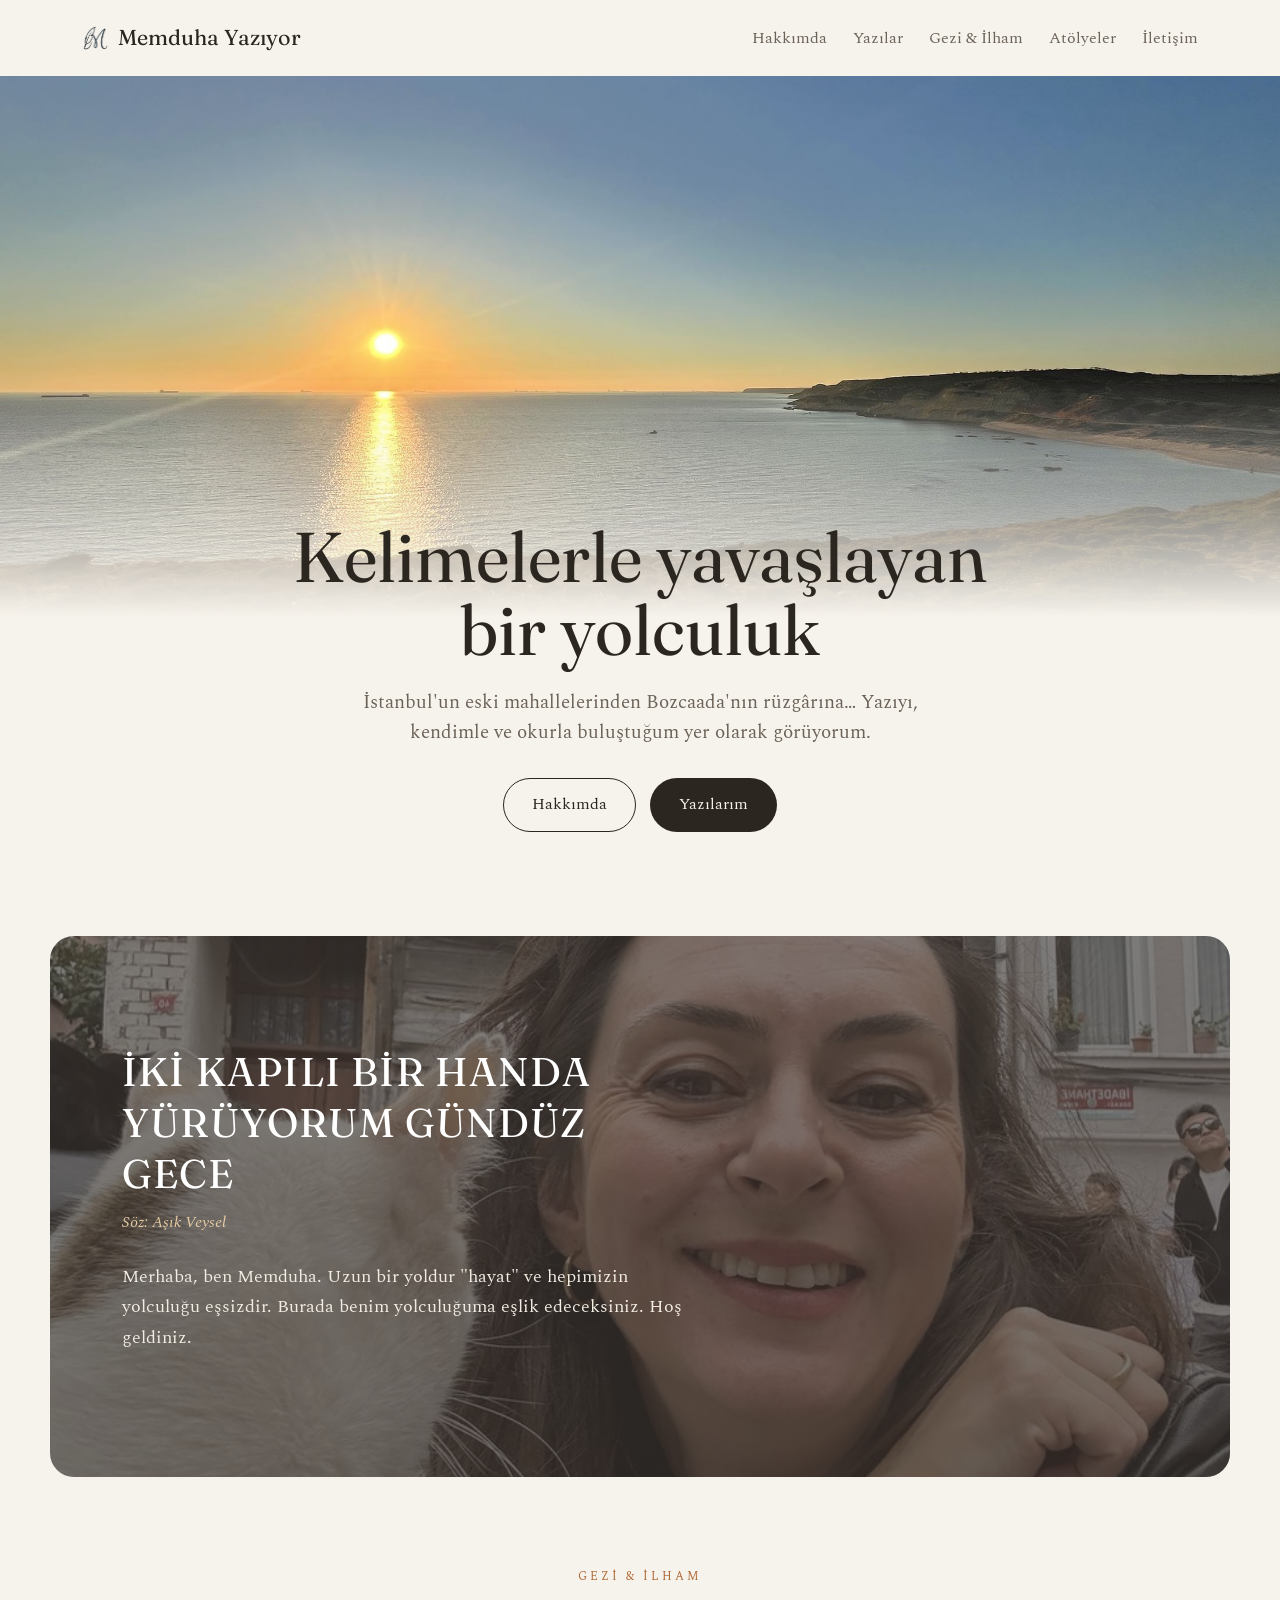
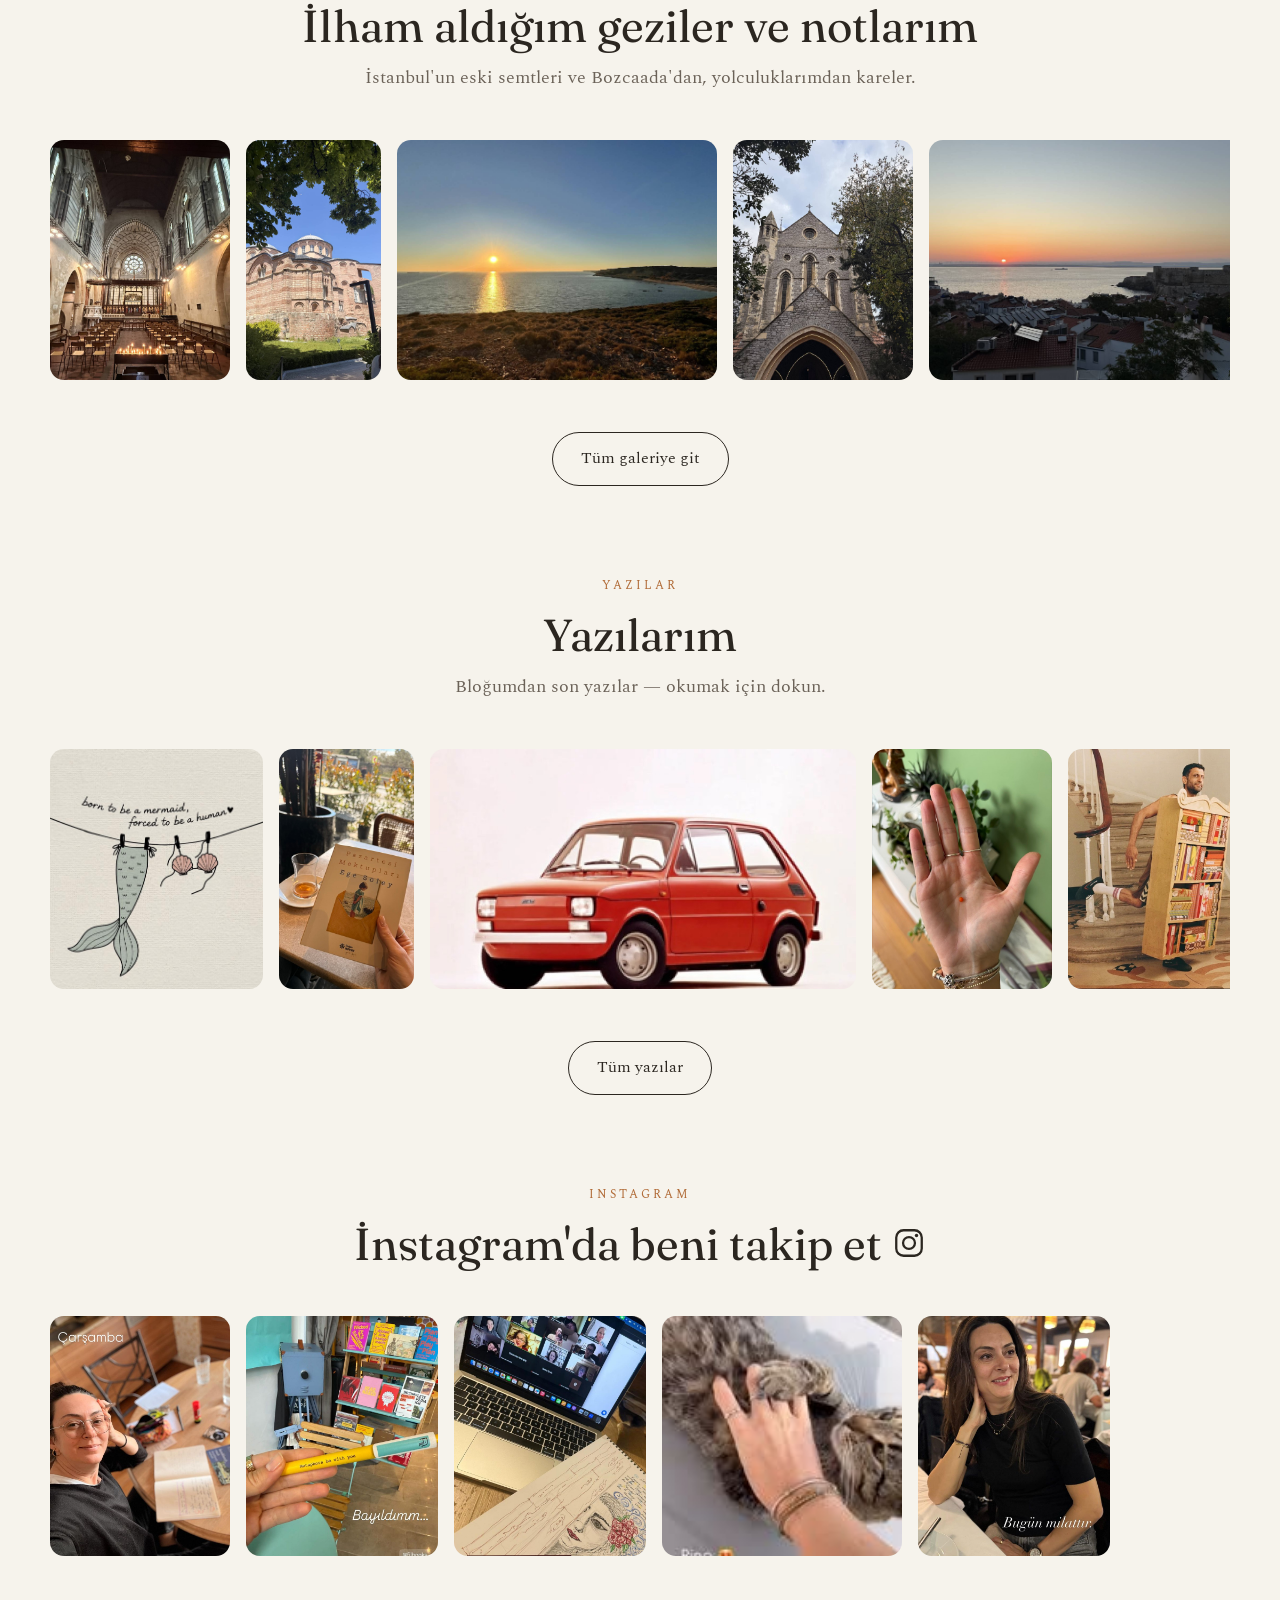
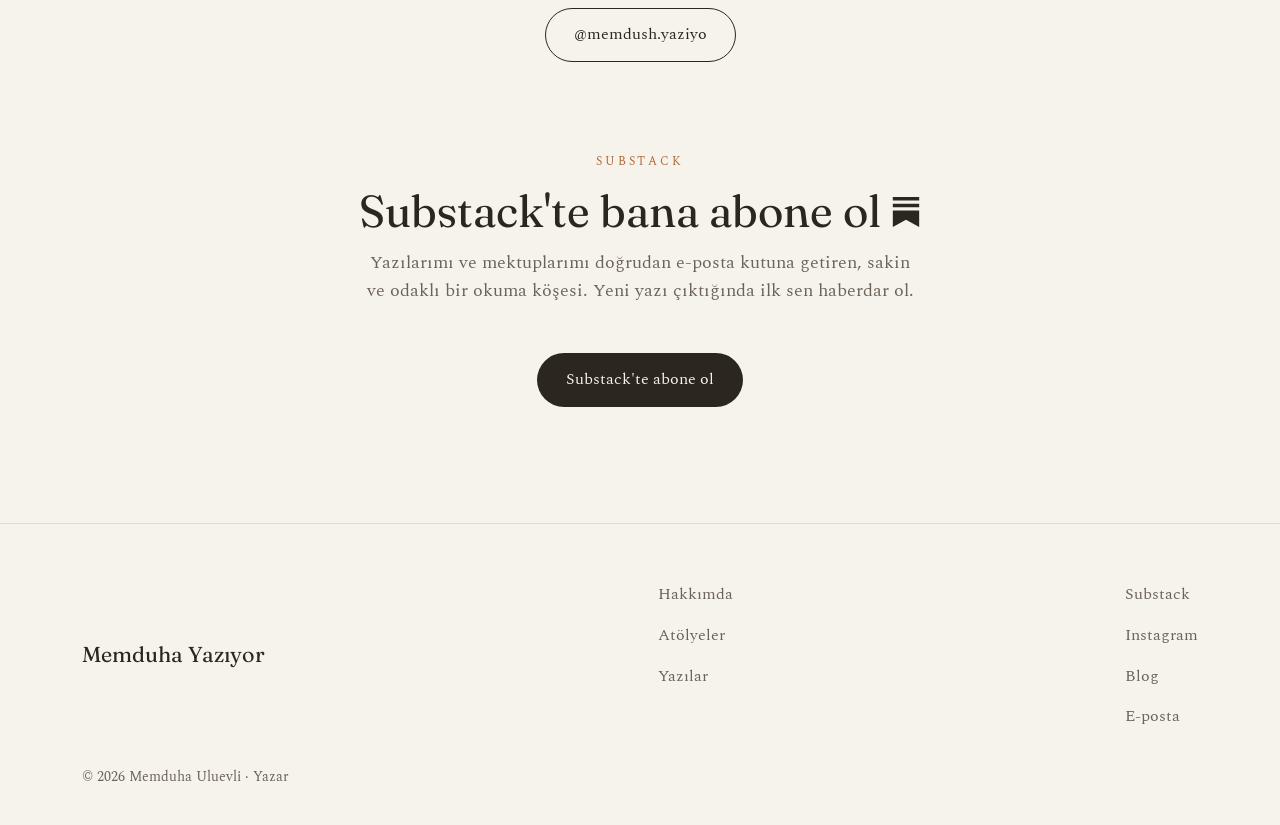
<file: index.html>
<!DOCTYPE html>
<html lang="tr">
<head>
  <meta charset="UTF-8" />
  <meta name="viewport" content="width=device-width, initial-scale=1.0" />
  <title>Memduha Uluevli — Yazar</title>
  <meta name="description" content="Memduha Uluevli — Yazar. Yazı atölyeleri ve İstanbul ile Bozcaada'dan ilham gezileri." />
  <link rel="preconnect" href="https://fonts.googleapis.com" />
  <link rel="preconnect" href="https://fonts.gstatic.com" crossorigin />
  <link href="https://fonts.googleapis.com/css2?family=Fraunces:ital,opsz,wght@0,9..144,400;0,9..144,500;1,9..144,400&family=Spectral:ital,wght@0,400;0,500;1,400&display=swap&subset=latin-ext" rel="stylesheet" />
  <link rel="stylesheet" href="css/edisyon.css?v=3" />
  <link rel="canonical" href="https://memduhayaziyor.com/" />
  <link rel="icon" href="/favicon.svg" type="image/svg+xml" />
  <meta property="og:type" content="website" />
  <meta property="og:site_name" content="Memduha Uluevli" />
  <meta property="og:locale" content="tr_TR" />
  <meta property="og:title" content="Memduha Uluevli — Yazar" />
  <meta property="og:description" content="Memduha Uluevli — Yazar. Yazı atölyeleri ve İstanbul ile Bozcaada&#x27;dan ilham gezileri." />
  <meta property="og:url" content="https://memduhayaziyor.com/" />
  <meta property="og:image" content="https://memduhayaziyor.com/img/og-image.jpg" />
  <meta property="og:image:width" content="1200" />
  <meta property="og:image:height" content="630" />
  <meta name="twitter:card" content="summary_large_image" />
  <meta name="twitter:title" content="Memduha Uluevli — Yazar" />
  <meta name="twitter:description" content="Memduha Uluevli — Yazar. Yazı atölyeleri ve İstanbul ile Bozcaada&#x27;dan ilham gezileri." />
  <meta name="twitter:image" content="https://memduhayaziyor.com/img/og-image.jpg" />
  <script type="application/ld+json">
{
  "@context": "https://schema.org",
  "@type": "Person",
  "name": "Memduha Uluevli",
  "url": "https://memduhayaziyor.com",
  "jobTitle": "Yazar",
  "description": "Yazı atölyeleri düzenleyen, İstanbul ve Bozcaada'dan ilham alan yazar.",
  "image": "https://memduhayaziyor.com/img/og-image.jpg",
  "sameAs": [
    "https://substack.com/@memdush",
    "https://www.instagram.com/memdush.yaziyo/",
    "https://memduhauluevli.blogspot.com"
  ]
}
  </script>
  <script type="text/javascript">
    (function(c,l,a,r,i,t,y){
        c[a]=c[a]||function(){(c[a].q=c[a].q||[]).push(arguments)};
        t=l.createElement(r);t.async=1;t.src="https://www.clarity.ms/tag/"+i;
        y=l.getElementsByTagName(r)[0];y.parentNode.insertBefore(t,y);
    })(window, document, "clarity", "script", "xbzxcnqhbi");
  </script>
</head>
<body>

  <!-- NAV -->
  <header class="container">
    <nav class="nav">
      <a class="brand" href="index.html"><img class="brand-logo" src="img/logo.png" alt="" />Memduha Yazıyor</a>
      <button class="nav-toggle" aria-label="Menü">☰</button>
      <ul class="nav-links">
        <li><a href="hakkimda.html">Hakkımda</a></li>
        <li><a href="yazilar.html">Yazılar</a></li>
        <li><a href="gezi.html">Gezi &amp; İlham</a></li>
        <li><a href="atolyeler.html">Atölyeler</a></li>
        <li><a href="iletisim.html">İletişim</a></li>
      </ul>
    </nav>
  </header>

  <!-- HERO -->
  <section class="hero">
    <img class="hero__art" src="img/hero/hero.jpg" alt="Bozcaada'da gün batımı" />
    <div class="hero__stack">
      <h1>Kelimelerle yavaşlayan bir yolculuk</h1>
      <p class="sub">İstanbul'un eski mahallelerinden Bozcaada'nın rüzgârına… Yazıyı, kendimle ve okurla buluştuğum yer olarak görüyorum.</p>
      <div class="btn-row">
        <a class="btn btn-ghost" href="hakkimda.html">Hakkımda</a>
        <a class="btn btn-fill" href="yazilar.html">Yazılarım</a>
      </div>
    </div>
  </section>

  <!-- MERHABA, BEN MEMDUHA -->
  <section class="container sec" style="padding-top:32px;">
    <div class="memduha-band">
      <img src="img/about/memduha.jpg" alt="Memduha Uluevli" />
      <div class="inner">
        <h2 class="verse">İKİ KAPILI BİR HANDA<br />YÜRÜYORUM GÜNDÜZ GECE</h2>
        <p class="attrib">Söz: Aşık Veysel</p>
        <p>Merhaba, ben Memduha. Uzun bir yoldur "hayat" ve hepimizin yolculuğu eşsizdir. Burada benim yolculuğuma eşlik edeceksiniz. Hoş geldiniz.</p>
      </div>
    </div>
  </section>

  <!-- İLHAM ALDIĞIM GEZİLER VE NOTLARIM -->
  <section class="container sec" style="padding-top:0;">
    <div class="sec-head">
      <span class="tag">Gezi &amp; İlham</span>
      <h2>İlham aldığım geziler ve notlarım</h2>
      <p>İstanbul'un eski semtleri ve Bozcaada'dan, yolculuklarımdan kareler.</p>
    </div>
    <div class="filmstrip">
      <img src="img/gallery/istanbul/ist45.jpg" alt="İstanbul" />
      <img src="img/gallery/istanbul/ist03.jpg" alt="İstanbul" />
      <img src="img/gallery/bozcaada/boz05.jpg" alt="Bozcaada" />
      <img src="img/gallery/istanbul/ist44.jpg" alt="İstanbul" />
      <img src="img/gallery/bozcaada/boz27.jpg" alt="Bozcaada" />
      <img src="img/gallery/istanbul/ist53.jpg" alt="İstanbul" />
      <img src="img/gallery/istanbul/ist55.jpg" alt="İstanbul" />
      <img src="img/gallery/bozcaada/boz29.jpg" alt="Bozcaada" />
      <img src="img/gallery/istanbul/ist46.jpg" alt="İstanbul" />
    </div>
    <div class="shelf-foot"><a class="btn btn-ghost" href="gezi.html">Tüm galeriye git</a></div>
  </section>

  <!-- YAZILARIM -->
  <section class="container sec" style="padding-top:0;">
    <div class="sec-head">
      <span class="tag">Yazılar</span>
      <h2>Yazılarım</h2>
      <p>Bloğumdan son yazılar — okumak için dokun.</p>
    </div>
    <div class="filmstrip">
      <a href="https://memduhauluevli.blogspot.com/2026/08/yaz-gelir-yaz-gecer.html" target="_blank" rel="noopener"><img src="img/blog/post-00.jpg" alt="Yaz gelir, yaz geçer..." loading="lazy" /></a>
      <a href="https://memduhauluevli.blogspot.com/2026/04/gunlerden-pazartesi-degil.html" target="_blank" rel="noopener"><img src="img/blog/post-01.jpg" alt="Günlerden Pazartesi değil" loading="lazy" /></a>
      <a href="https://memduhauluevli.blogspot.com/2026/01/bir-minik-araba-meselesi.html" target="_blank" rel="noopener"><img src="img/blog/post-02.jpg" alt="Bir 'Minik' araba meselesi" loading="lazy" /></a>
      <a href="https://memduhauluevli.blogspot.com/2025/10/mercimek-tanesi.html" target="_blank" rel="noopener"><img src="img/blog/post-03.jpg" alt="Mercimek Tanesi" loading="lazy" /></a>
      <a href="https://memduhauluevli.blogspot.com/2025/09/hapsiran-kitaplik-ha-ha-ha-hapsuuu-ah.html" target="_blank" rel="noopener"><img src="img/blog/post-04.jpg" alt="Hapşıran Kitaplık" loading="lazy" /></a>
    </div>
    <div class="shelf-foot"><a class="btn btn-ghost" href="yazilar.html">Tüm yazılar</a></div>
  </section>

  <!-- INSTAGRAM -->
  <section class="container sec" style="padding-top:0;">
    <div class="sec-head">
      <span class="tag">Instagram</span>
      <h2 class="ig-head">İnstagram'da beni takip et
        <a href="https://www.instagram.com/memdush.yaziyo/" target="_blank" rel="noopener" aria-label="Instagram'da takip et" class="ig-logo">
          <svg viewBox="0 0 24 24" width="34" height="34" fill="none" stroke="currentColor" stroke-width="1.6"><rect x="3" y="3" width="18" height="18" rx="5.2"/><circle cx="12" cy="12" r="4.2"/><circle cx="17.3" cy="6.7" r="1.2" fill="currentColor" stroke="none"/></svg>
        </a>
      </h2>
    </div>
    <div class="ig-strip">
      <a class="ig-shot" href="https://www.instagram.com/p/DSVSEXZDDha/" target="_blank" rel="noopener"><img src="img/instagram/ig-1.jpg" alt="Instagram gönderisi" loading="lazy" onerror="this.style.display='none'" /></a>
      <a class="ig-shot" href="https://www.instagram.com/p/DPD3dpMDFZf/" target="_blank" rel="noopener"><img src="img/instagram/ig-2.jpg" alt="Instagram gönderisi" loading="lazy" onerror="this.style.display='none'" /></a>
      <a class="ig-shot" href="https://www.instagram.com/p/DJHQwIwImqJ/" target="_blank" rel="noopener"><img src="img/instagram/ig-3.jpg" alt="Instagram gönderisi" loading="lazy" onerror="this.style.display='none'" /></a>
      <a class="ig-shot" href="https://www.instagram.com/p/DGd2g4kIsRh/" target="_blank" rel="noopener"><img src="img/instagram/ig-4.jpg" alt="Instagram gönderisi" loading="lazy" onerror="this.style.display='none'" /></a>
      <a class="ig-shot" href="https://www.instagram.com/p/DIjYjPnIkN-/" target="_blank" rel="noopener"><img src="img/instagram/ig-5.jpg" alt="Instagram gönderisi" loading="lazy" onerror="this.style.display='none'" /></a>
    </div>
    <div class="shelf-foot"><a class="btn btn-ghost" href="https://www.instagram.com/memdush.yaziyo/" target="_blank" rel="noopener">@memdush.yaziyo</a></div>
  </section>

  <!-- SUBSTACK -->
  <section class="container sec" style="padding-top:0;">
    <div class="sec-head">
      <span class="tag">Substack</span>
      <h2 class="ig-head">Substack'te bana abone ol
        <a href="https://substack.com/@memdush" target="_blank" rel="noopener" aria-label="Substack'te abone ol" class="ig-logo">
          <svg viewBox="0 0 24 24" width="30" height="30" fill="currentColor"><path d="M22.539 8.242H1.46V5.406h21.08v2.836zM1.46 10.812V24L12 18.11 22.54 24V10.812H1.46zM22.54 0H1.46v2.836h21.08V0z"/></svg>
        </a>
      </h2>
      <p>Yazılarımı ve mektuplarımı doğrudan e-posta kutuna getiren, sakin ve odaklı bir okuma köşesi. Yeni yazı çıktığında ilk sen haberdar ol.</p>
    </div>
    <div class="shelf-foot"><a class="btn btn-fill" href="https://substack.com/@memdush" target="_blank" rel="noopener">Substack'te abone ol</a></div>
  </section>

  <!-- FOOTER -->
  <footer class="footer">
    <div class="container">
      <div class="inner">
        <a class="brand" href="index.html">Memduha Yazıyor</a>
        <ul class="f-links">
          <li><a href="hakkimda.html">Hakkımda</a></li>
          <li><a href="atolyeler.html">Atölyeler</a></li>
          <li><a href="yazilar.html">Yazılar</a></li>
        </ul>
        <ul class="f-links">
          <li><a href="https://substack.com/@memdush" target="_blank" rel="noopener">Substack</a></li>
          <li><a href="https://www.instagram.com/memdush.yaziyo/" target="_blank" rel="noopener">Instagram</a></li>
          <li><a href="https://memduhauluevli.blogspot.com" target="_blank" rel="noopener">Blog</a></li>
          <li><a href="mailto:memduhauluevli@gmail.com">E-posta</a></li>
        </ul>
      </div>
      <div class="fine">© <span id="yil">2026</span> Memduha Uluevli · Yazar</div>
    </div>
  </footer>

  <script>
    document.querySelector('.nav-toggle').addEventListener('click', function () {
      document.querySelector('.nav-links').classList.toggle('open');
    });
    document.getElementById('yil').textContent = new Date().getFullYear();
  </script>
</body>
</html>
</file>
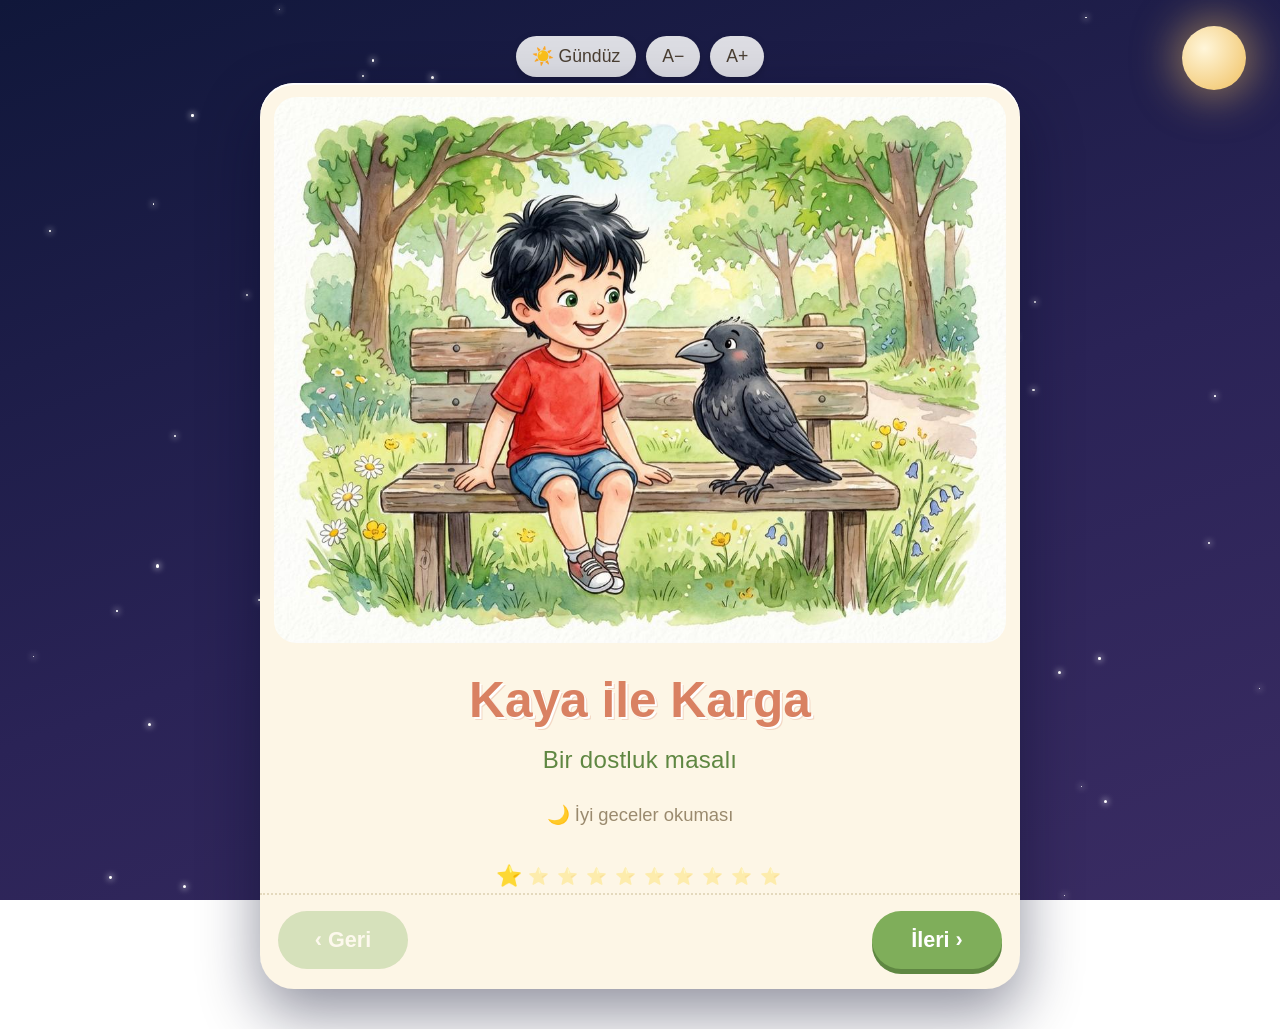
<file: kitaplar/kaya-ile-karga/index.html>
<!DOCTYPE html>
<html lang="tr">
<head>
<meta charset="UTF-8">
<meta name="viewport" content="width=device-width, initial-scale=1.0">
<title>Kaya ile Karga — Uyku Masalı</title>
<style>
  :root{
    --paper:#fdf6e6;
    --ink:#4a3f33;
    --accent:#7fae5a;
    --accent-dark:#5f8742;
    --coral:#d98162;
    --gold:#f0c060;
    --fs:1.55rem;            /* okunabilir taban yazı boyutu */
    --sky1:#10173a;
    --sky2:#2a2356;
    --sky3:#3a2c63;
  }
  /* GÜNDÜZ modu */
  body.day{
    --sky1:#acd5f0;
    --sky2:#cfe6f5;
    --sky3:#e9f3e3;
  }
  *{box-sizing:border-box;margin:0;padding:0}
  html,body{min-height:100%}
  body{
    font-family:ui-rounded,"SF Pro Rounded","Varela Round","Trebuchet MS","Comic Sans MS",sans-serif;
    color:var(--ink);
    background:linear-gradient(160deg,var(--sky1),var(--sky2) 55%,var(--sky3));
    background-attachment:fixed;
    display:flex;flex-direction:column;align-items:center;
    padding:18px 14px 40px;
    transition:background 1.2s ease;
    overflow-x:hidden;
  }
  /* yıldız alanı */
  .stars{position:fixed;inset:0;pointer-events:none;z-index:0;transition:opacity 1s}
  body.day .stars{opacity:0}
  .star{position:absolute;background:#fff;border-radius:50%;
        box-shadow:0 0 6px 1px rgba(255,255,255,.7);
        animation:tw 5s ease-in-out infinite}
  @keyframes tw{0%,100%{opacity:.25;transform:scale(.8)}50%{opacity:1;transform:scale(1.15)}}
  .moon{position:fixed;top:26px;right:34px;width:64px;height:64px;border-radius:50%;
        background:radial-gradient(circle at 35% 35%,#fff6da,var(--gold));
        box-shadow:0 0 40px 8px rgba(240,192,96,.5);z-index:0;transition:opacity 1s,transform 1.2s}
  body.day .moon{background:radial-gradient(circle at 35% 35%,#fff3c4,#ffd34d);
                 box-shadow:0 0 50px 14px rgba(255,211,77,.6)}

  /* KİTAP */
  .book{
    position:relative;z-index:1;
    width:min(760px,100%);
    background:var(--paper);
    border-radius:34px;
    box-shadow:0 24px 60px rgba(8,10,40,.45),0 2px 0 #fff inset;
    overflow:hidden;margin-top:6px;
  }
  .page{display:none}
  .page.active{display:block;animation:fade 1s ease}
  @keyframes fade{from{opacity:0;transform:translateY(14px)}to{opacity:1;transform:none}}

  .frame{padding:14px 14px 0}
  .page img{width:100%;display:block;border-radius:22px;background:#f3ecdb}

  .copy{padding:26px 34px 36px}
  .copy p{
    font-size:var(--fs);line-height:2;letter-spacing:.012em;
    text-align:center;margin:0 auto;max-width:24em;
  }
  .copy p + p{margin-top:1em}
  .verse{white-space:pre-line}
  .copy em{color:var(--coral);font-style:normal;font-weight:bold}

  /* KAPAK */
  .cover .copy{padding-top:30px}
  .cover h1{
    font-size:3.1rem;text-align:center;line-height:1.12;
    color:var(--coral);text-shadow:2px 2px 0 #fff,3px 3px 0 rgba(217,129,98,.25);
  }
  .cover .sub{text-align:center;color:var(--accent-dark);font-size:1.5rem;margin-top:.3em}
  .cover .badge{display:block;text-align:center;margin-top:1.1em;font-size:1.15rem;color:#9a8a6e}

  /* SON */
  .end h2{text-align:center;font-size:2rem;color:var(--coral);margin-bottom:.4em}
  .theend{margin-top:1em;color:var(--accent-dark);font-size:1.8rem;text-align:center}

  /* İLERLEME (yıldızlar) */
  .progress{display:flex;gap:8px;justify-content:center;flex-wrap:wrap;
            padding:4px 16px 0}
  .dot{font-size:1.05rem;opacity:.32;transition:opacity .3s,transform .3s}
  .dot.on{opacity:1;transform:scale(1.25)}

  /* NAV */
  .nav{display:flex;align-items:center;justify-content:space-between;gap:12px;
       padding:16px 18px 20px;border-top:2px dotted #e4d9bd;margin-top:6px}
  .nav button{
    font-family:inherit;font-size:1.35rem;font-weight:bold;cursor:pointer;
    border:none;color:#fff;background:var(--accent);
    padding:16px 26px;border-radius:40px;box-shadow:0 5px 0 var(--accent-dark);
    transition:transform .1s,box-shadow .1s;min-width:130px;
  }
  .nav button:active{transform:translateY(4px);box-shadow:0 1px 0 var(--accent-dark)}
  .nav button:disabled{opacity:.3;box-shadow:none;cursor:default}

  /* ARAÇ ÇUBUĞU */
  .tools{position:relative;z-index:1;display:flex;gap:10px;margin-top:18px;flex-wrap:wrap;justify-content:center}
  .tools button{
    font-family:inherit;font-size:1.1rem;cursor:pointer;border:none;
    background:rgba(255,255,255,.85);color:#4a3f33;
    padding:10px 16px;border-radius:30px;box-shadow:0 3px 8px rgba(0,0,0,.18);
  }
  .tools button:active{transform:translateY(2px)}

  @media (max-width:560px){
    :root{--fs:1.32rem}
    .copy{padding:20px 20px 28px}
    .cover h1{font-size:2.3rem}
    .moon{width:48px;height:48px;top:16px;right:18px}
    .nav button{min-width:104px;padding:14px 16px;font-size:1.15rem}
  }

  @media print{
    body{background:#fff;padding:0}
    .stars,.moon,.tools,.nav{display:none!important}
    .book{box-shadow:none;width:100%;border-radius:0}
    .page{display:block!important;page-break-after:always}
  }
</style>
  <script type="text/javascript">
    (function(c,l,a,r,i,t,y){
        c[a]=c[a]||function(){(c[a].q=c[a].q||[]).push(arguments)};
        t=l.createElement(r);t.async=1;t.src="https://www.clarity.ms/tag/"+i;
        y=l.getElementsByTagName(r)[0];y.parentNode.insertBefore(t,y);
    })(window, document, "clarity", "script", "xbzxcnqhbi");
  </script>
</head>
<body>
<div class="stars" id="stars"></div>
<div class="moon"></div>

<div class="tools">
  <button id="mode">☀️ Gündüz</button>
  <button id="smaller">A−</button>
  <button id="bigger">A+</button>
</div>

<div class="book" id="book">

  <!-- KAPAK -->
  <section class="page cover active">
    <div class="frame"><img src="gorseller/01_kapak_bank.jpg" alt="Kaya ve Karga bankta"></div>
    <div class="copy">
      <h1>Kaya ile Karga</h1>
      <p class="sub">Bir dostluk masalı</p>
      <span class="badge">🌙 İyi geceler okuması</span>
    </div>
  </section>

  <!-- 1 -->
  <section class="page">
    <div class="frame"><img src="gorseller/02_bahce_besleme.jpg" alt="Kaya bahçede kargayı besliyor"></div>
    <div class="copy">
      <p class="verse">Merhaba!
Benim adım Kaya.
Bu da en iyi arkadaşım Karga.</p>
      <p class="verse">Yuvasından düşüp
bahçemizde bulunca,
hemen alıp eve getirdik.</p>
    </div>
  </section>

  <!-- 2 -->
  <section class="page">
    <div class="frame"><img src="gorseller/01_kapak_bank.jpg" alt="Kaya ve Karga birlikte"></div>
    <div class="copy">
      <p class="verse">Önce kanadını,
gagasını iyileştirdik.
Sonra da onu besledik.</p>
      <p class="verse">Annem güzel bir yuva yaptı.
Artık Karga da bizimleydi.

Karga benim en iyi dostum. 💚</p>
    </div>
  </section>

  <!-- 3 -->
  <section class="page">
    <div class="frame"><img src="gorseller/03_uzgun_cocuklar.jpg" alt="Üzgün çocuklar ve hayvanları"></div>
    <div class="copy">
      <p class="verse">Bizim sokakta
herkesin bir dostu var.</p>
      <p class="verse">Ama bir dertleri varmış…
Karga bu haberi verdi.

Hep birlikte toplandılar,
bir çözüm bulmaya.</p>
    </div>
  </section>

  <!-- 4 -->
  <section class="page">
    <div class="frame"><img src="gorseller/04_hamster_konusma.jpg" alt="Hamster taşın üstünde konuşuyor"></div>
    <div class="copy">
      <p class="verse">Önce Hamster söze başladı:
“Bize isimler taktılar.
Kediye <em>nankör</em> dediler.</p>
      <p class="verse">Kimimiz çok yaramaz,
kimimiz laf dinlemez…
Oysa hepimiz aynıyız!”</p>
    </div>
  </section>

  <!-- 5 -->
  <section class="page">
    <div class="frame"><img src="gorseller/05_hayvan_ozellikleri.jpg" alt="Hayvanların özellikleri"></div>
    <div class="copy">
      <p class="verse">Kedi sever kendi halini.
Tavşan hiç durmaz yerinde.
Balık yüzer bir ileri bir geri.
Kaplumbağa çok sever yemeyi.</p>
      <p class="verse">Her birimiz farklıyız,
ama hepimiz çok kıymetliyiz. ✨</p>
    </div>
  </section>

  <!-- 6 -->
  <section class="page">
    <div class="frame"><img src="gorseller/06_sokak_aileler.jpg" alt="Sokakta toplanan aileler"></div>
    <div class="copy">
      <p>Karga’nın haberi tüm şehre yayıldı.</p>
      <p>Kulaktan kulağa, evden eve…</p>
      <p>Çocuklar, anneler, babalar toplandı.</p>
    </div>
  </section>

  <!-- 7 -->
  <section class="page">
    <div class="frame"><img src="gorseller/07_parkta_dinleme.jpg" alt="Parkta Karga'yı dinleyen aileler"></div>
    <div class="copy">
      <p>Hepsi sessizce dinledi.</p>
      <p>Bir çocuk fısıldadı: <em>“Bunu hiç bilmiyordum.”</em></p>
      <p>O gün herkes hayvanına biraz daha şefkatle baktı. 🐾</p>
    </div>
  </section>

  <!-- 8 -->
  <section class="page">
    <div class="frame"><img src="gorseller/08_gece_yildizlar.jpg" alt="Gece yıldızların altında Kaya ve Karga"></div>
    <div class="copy">
      <p>O gece Kaya ile Karga bahçedeydi.</p>
      <p>Yıldızlar çıkmıştı, hava ılık ve sakindi. 🌟</p>
      <p class="verse">Karga yaslandı omzuna:
<em>“İnsanlar dinlemeyi öğrendi.”</em></p>
    </div>
  </section>

  <!-- SON -->
  <section class="page end">
    <div class="frame"><img src="gorseller/01_kapak_bank.jpg" alt="Kaya ve Karga birlikte"></div>
    <div class="copy">
      <h2>Ve o geceden sonra…</h2>
      <p>Sokaktaki hayvanlar artık daha az korktu.</p>
      <p>Evdeki dostlar yalnız kalmadı.</p>
      <p>Çünkü bazen tek bir tatlı söz,
      her şeyi anlamaya yeter. 💫</p>
      <p class="theend">İyi geceler… 🌙</p>
    </div>
  </section>

  <div class="progress" id="progress"></div>

  <div class="nav">
    <button id="prev">‹ Geri</button>
    <button id="next">İleri ›</button>
  </div>
</div>

<script>
  /* yıldızları oluştur */
  const sky=document.getElementById('stars');
  for(let k=0;k<70;k++){
    const s=document.createElement('div');
    s.className='star';
    const sz=Math.random()*2.4+1;
    s.style.width=s.style.height=sz+'px';
    s.style.left=Math.random()*100+'%';
    s.style.top=Math.random()*100+'%';
    s.style.animationDelay=(Math.random()*5)+'s';
    sky.appendChild(s);
  }

  const pages=[...document.querySelectorAll('.page')];
  let i=0;
  const prev=document.getElementById('prev');
  const next=document.getElementById('next');
  const prog=document.getElementById('progress');
  pages.forEach((_,n)=>{
    const d=document.createElement('span');
    d.className='dot';d.textContent='⭐';
    prog.appendChild(d);
  });
  const dots=[...prog.children];

  function show(n){
    pages[i].classList.remove('active');
    i=Math.max(0,Math.min(pages.length-1,n));
    pages[i].classList.add('active');
    dots.forEach((d,k)=>d.classList.toggle('on',k<=i));
    prev.disabled=i===0;
    next.disabled=i===pages.length-1;
    window.scrollTo({top:0,behavior:'smooth'});
  }
  prev.onclick=()=>show(i-1);
  next.onclick=()=>show(i+1);
  document.addEventListener('keydown',e=>{
    if(e.key==='ArrowRight')show(i+1);
    if(e.key==='ArrowLeft')show(i-1);
  });

  /* Gündüz / Gece */
  const modeBtn=document.getElementById('mode');
  modeBtn.onclick=()=>{
    document.body.classList.toggle('day');
    modeBtn.textContent=document.body.classList.contains('day')?'🌙 Gece':'☀️ Gündüz';
  };

  /* Yazı boyutu */
  let fs=1.55;
  const root=document.documentElement;
  document.getElementById('bigger').onclick=()=>{fs=Math.min(2.4,fs+0.12);root.style.setProperty('--fs',fs+'rem')};
  document.getElementById('smaller').onclick=()=>{fs=Math.max(1.1,fs-0.12);root.style.setProperty('--fs',fs+'rem')};

  show(0);
</script>
</body>
</html>
</file>
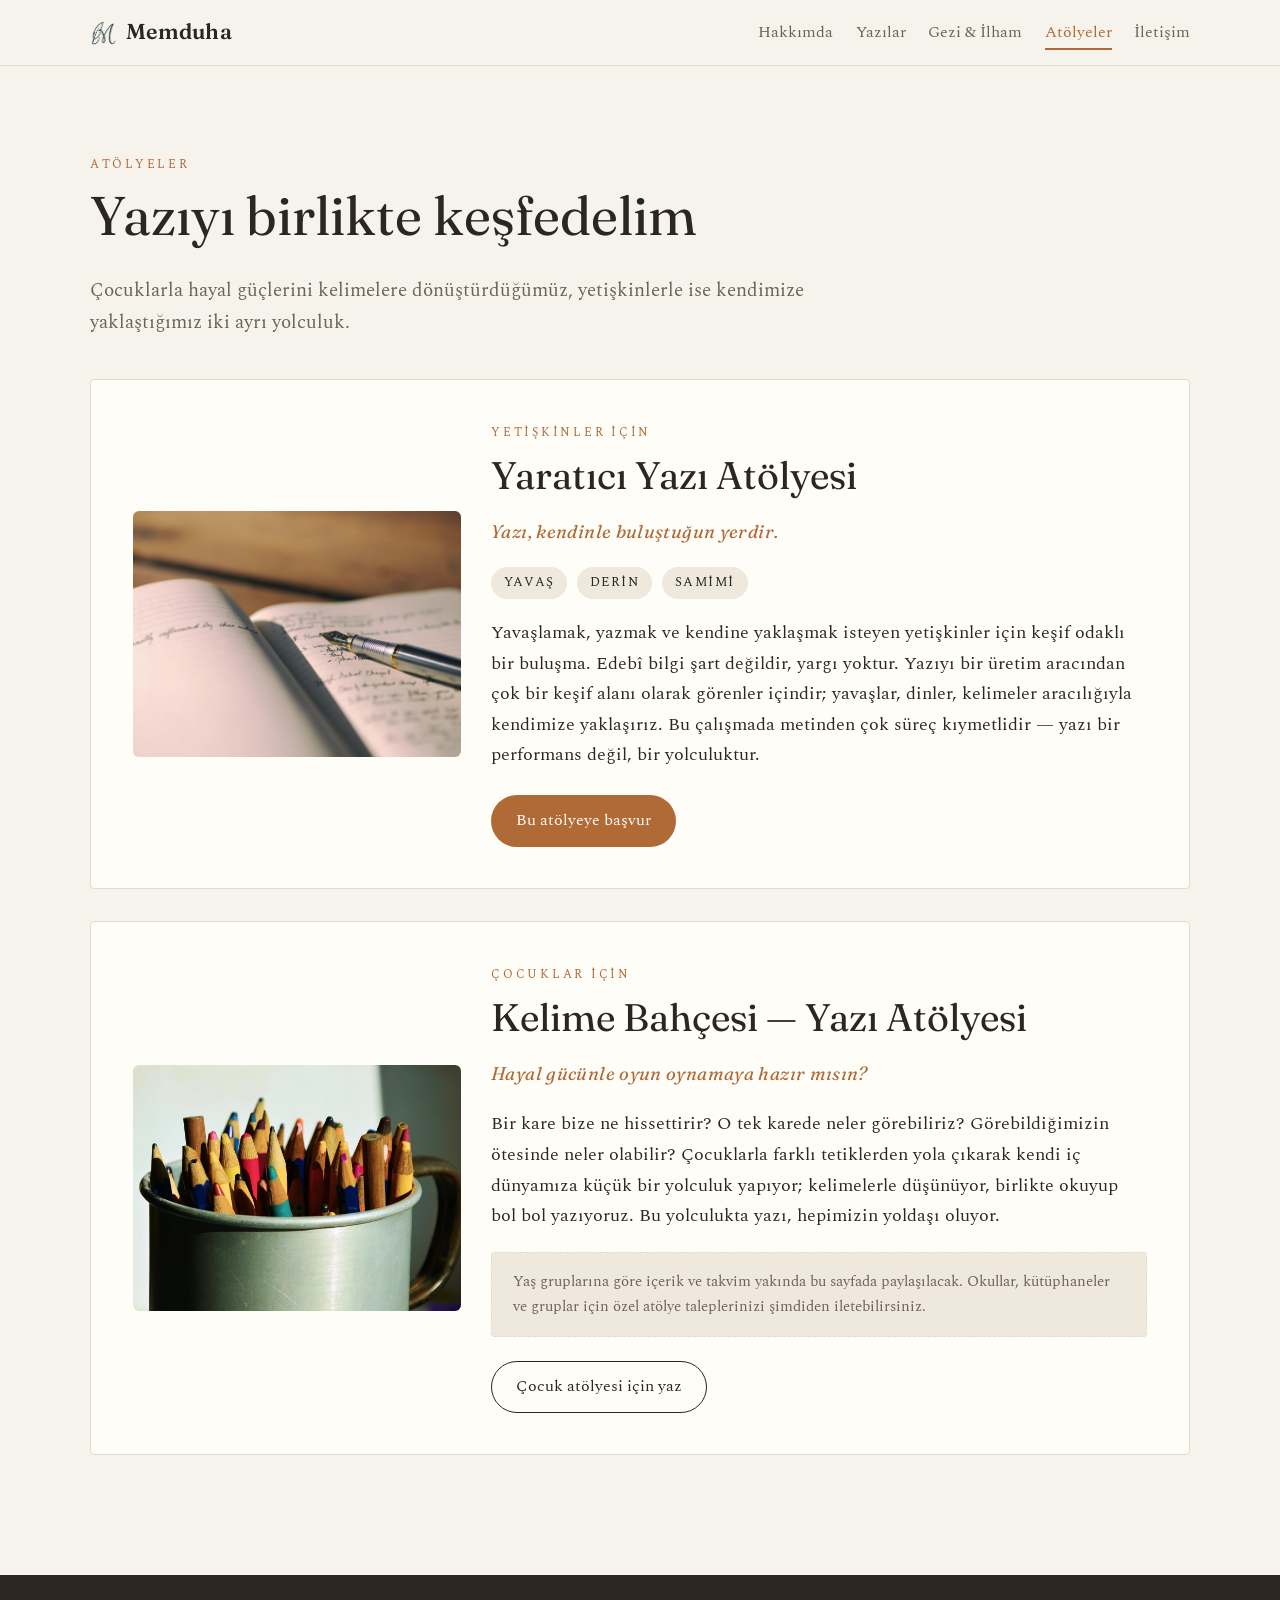
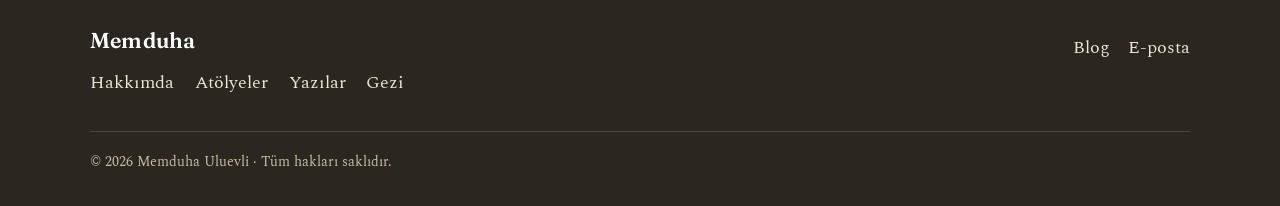
<file: atolyeler.html>
<!DOCTYPE html>
<html lang="tr">
<head>
  <meta charset="UTF-8" />
  <meta name="viewport" content="width=device-width, initial-scale=1.0" />
  <title>Atölyeler — Memduha Uluevli</title>
  <meta name="description" content="Yetişkinler için 'Yaratıcı Yazı Atölyesi' ve çocuklar için 'Kelime Bahçesi' yazı atölyeleri." />
  <link rel="preconnect" href="https://fonts.googleapis.com" />
  <link rel="preconnect" href="https://fonts.gstatic.com" crossorigin />
  <link href="https://fonts.googleapis.com/css2?family=Fraunces:ital,opsz,wght@0,9..144,400;0,9..144,500;0,9..144,600;1,9..144,400&family=Spectral:ital,wght@0,400;0,500;1,400&display=swap&subset=latin-ext" rel="stylesheet" />
  <link rel="stylesheet" href="css/style.css?v=3" />
  <link rel="canonical" href="https://memduhayaziyor.com/atolyeler.html" />
  <link rel="icon" href="/favicon.svg" type="image/svg+xml" />
  <meta property="og:type" content="website" />
  <meta property="og:site_name" content="Memduha Uluevli" />
  <meta property="og:locale" content="tr_TR" />
  <meta property="og:title" content="Atölyeler — Memduha Uluevli" />
  <meta property="og:description" content="Yetişkinler için &#x27;Yaratıcı Yazı Atölyesi&#x27; ve çocuklar için &#x27;Kelime Bahçesi&#x27; yazı atölyeleri." />
  <meta property="og:url" content="https://memduhayaziyor.com/atolyeler.html" />
  <meta property="og:image" content="https://memduhayaziyor.com/img/og-image.jpg" />
  <meta property="og:image:width" content="1200" />
  <meta property="og:image:height" content="630" />
  <meta name="twitter:card" content="summary_large_image" />
  <meta name="twitter:title" content="Atölyeler — Memduha Uluevli" />
  <meta name="twitter:description" content="Yetişkinler için &#x27;Yaratıcı Yazı Atölyesi&#x27; ve çocuklar için &#x27;Kelime Bahçesi&#x27; yazı atölyeleri." />
  <meta name="twitter:image" content="https://memduhayaziyor.com/img/og-image.jpg" />
  <script type="text/javascript">
    (function(c,l,a,r,i,t,y){
        c[a]=c[a]||function(){(c[a].q=c[a].q||[]).push(arguments)};
        t=l.createElement(r);t.async=1;t.src="https://www.clarity.ms/tag/"+i;
        y=l.getElementsByTagName(r)[0];y.parentNode.insertBefore(t,y);
    })(window, document, "clarity", "script", "xbzxcnqhbi");
  </script>
</head>
<body>
  <header class="site-header">
    <div class="container nav">
      <a class="brand" href="index.html"><img class="brand-logo" src="img/logo.png" alt="" />Memduha</a>
      <button class="nav-toggle" aria-label="Menü">&#9776;</button>
      <ul class="nav-links">
        <li><a href="hakkimda.html">Hakkımda</a></li>
        <li><a href="yazilar.html">Yazılar</a></li>
        <li><a href="gezi.html">Gezi &amp; İlham</a></li>
        <li><a href="atolyeler.html" aria-current="page">Atölyeler</a></li>
        <li><a href="iletisim.html">İletişim</a></li>
      </ul>
    </div>
  </header>

  <section class="section">
    <div class="container">
      <div class="section__head">
        <p class="eyebrow">Atölyeler</p>
        <h1>Yazıyı birlikte keşfedelim</h1>
        <p class="lead">Çocuklarla hayal güçlerini kelimelere dönüştürdüğümüz, yetişkinlerle ise kendimize yaklaştığımız iki ayrı yolculuk.</p>
      </div>

      <!-- YETİŞKİN: YARATICI YAZI ATÖLYESİ -->
      <div class="workshop workshop--media">
        <div class="workshop-media">
          <img class="workshop-img" src="img/atolye/kelime-bahcesi.jpg" alt="Defter ve kalemle yazı atölyesi" loading="lazy" />
        </div>
        <div class="workshop-body">
          <p class="eyebrow">Yetişkinler İçin</p>
          <h2>Yaratıcı Yazı Atölyesi</h2>
          <p class="tagline">Yazı, kendinle buluştuğun yerdir.</p>
          <div class="pills">
            <span class="pill">Yavaş</span>
            <span class="pill">Derin</span>
            <span class="pill">Samimi</span>
          </div>
          <p>Yavaşlamak, yazmak ve kendine yaklaşmak isteyen yetişkinler için keşif odaklı bir buluşma. Edebî bilgi şart değildir, yargı yoktur. Yazıyı bir üretim aracından çok bir keşif alanı olarak görenler içindir; yavaşlar, dinler, kelimeler aracılığıyla kendimize yaklaşırız. Bu çalışmada metinden çok süreç kıymetlidir — yazı bir performans değil, bir yolculuktur.</p>
          <div class="btn-row">
            <a class="btn btn--primary" href="mailto:memduhauluevli@gmail.com?subject=Yarat%C4%B1c%C4%B1%20Yaz%C4%B1%20At%C3%B6lyesi%20(Yeti%C5%9Fkin)%20-%20Bilgi%2FBa%C5%9Fvuru">Bu atölyeye başvur</a>
          </div>
        </div>
      </div>

      <!-- ÇOCUK: KELİME BAHÇESİ -->
      <div class="workshop workshop--media">
        <div class="workshop-media">
          <img class="workshop-img" src="img/atolye/kelime-bahcesi-cocuk.jpg" alt="Renkli kalemlerle çocuk yazı atölyesi" loading="lazy" />
        </div>
        <div class="workshop-body">
          <p class="eyebrow">Çocuklar İçin</p>
          <h2>Kelime Bahçesi — Yazı Atölyesi</h2>
          <p class="tagline">Hayal gücünle oyun oynamaya hazır mısın?</p>
          <p>Bir kare bize ne hissettirir? O tek karede neler görebiliriz? Görebildiğimizin ötesinde neler olabilir? Çocuklarla farklı tetiklerden yola çıkarak kendi iç dünyamıza küçük bir yolculuk yapıyor; kelimelerle düşünüyor, birlikte okuyup bol bol yazıyoruz. Bu yolculukta yazı, hepimizin yoldaşı oluyor.</p>
          <div class="note">
            Yaş gruplarına göre içerik ve takvim yakında bu sayfada paylaşılacak. Okullar, kütüphaneler ve gruplar için
            özel atölye taleplerinizi şimdiden iletebilirsiniz.
          </div>
          <div class="btn-row">
            <a class="btn btn--outline" href="mailto:memduhauluevli@gmail.com?subject=Kelime%20Bah%C3%A7esi%20(%C3%87ocuk%20At%C3%B6lyesi)%20-%20Bilgi%2FTalep">Çocuk atölyesi için yaz</a>
          </div>
        </div>
      </div>

    </div>
  </section>

  <footer class="site-footer">
    <div class="container footer-grid">
      <div>
        <a class="brand" href="index.html">Memduha</a>
        <ul class="footer-nav">
          <li><a href="hakkimda.html">Hakkımda</a></li>
          <li><a href="atolyeler.html">Atölyeler</a></li>
          <li><a href="yazilar.html">Yazılar</a></li>
          <li><a href="gezi.html">Gezi</a></li>
        </ul>
      </div>
      <div>
        <div class="footer-social">
          <a href="https://memduhauluevli.blogspot.com" target="_blank" rel="noopener">Blog</a>
          <a href="mailto:memduhauluevli@gmail.com">E-posta</a>
        </div>
      </div>
    </div>
    <div class="container footer-bottom">
      © <span id="yil">2026</span> Memduha Uluevli · Tüm hakları saklıdır.
    </div>
  </footer>

  <script src="js/main.js?v=3"></script>
  <script>document.getElementById('yil').textContent = new Date().getFullYear();</script>
</body>
</html>
</file>
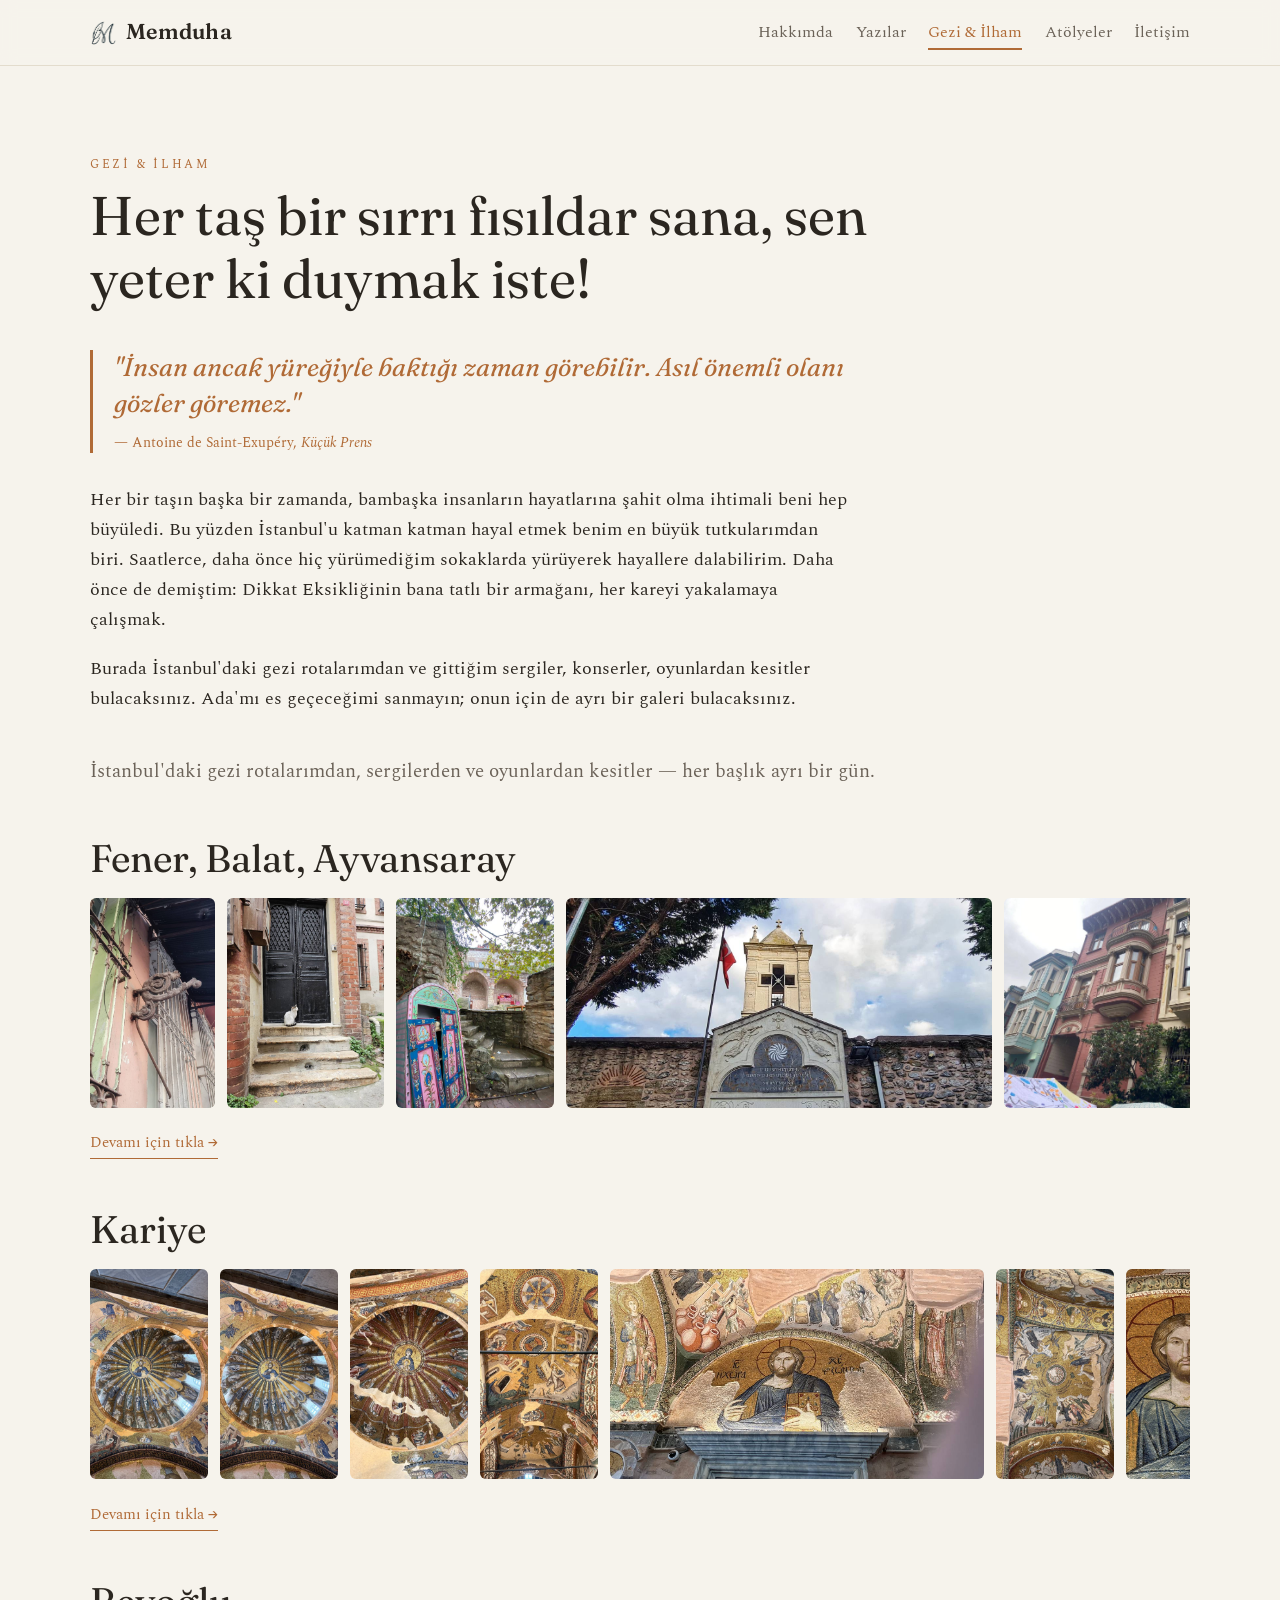
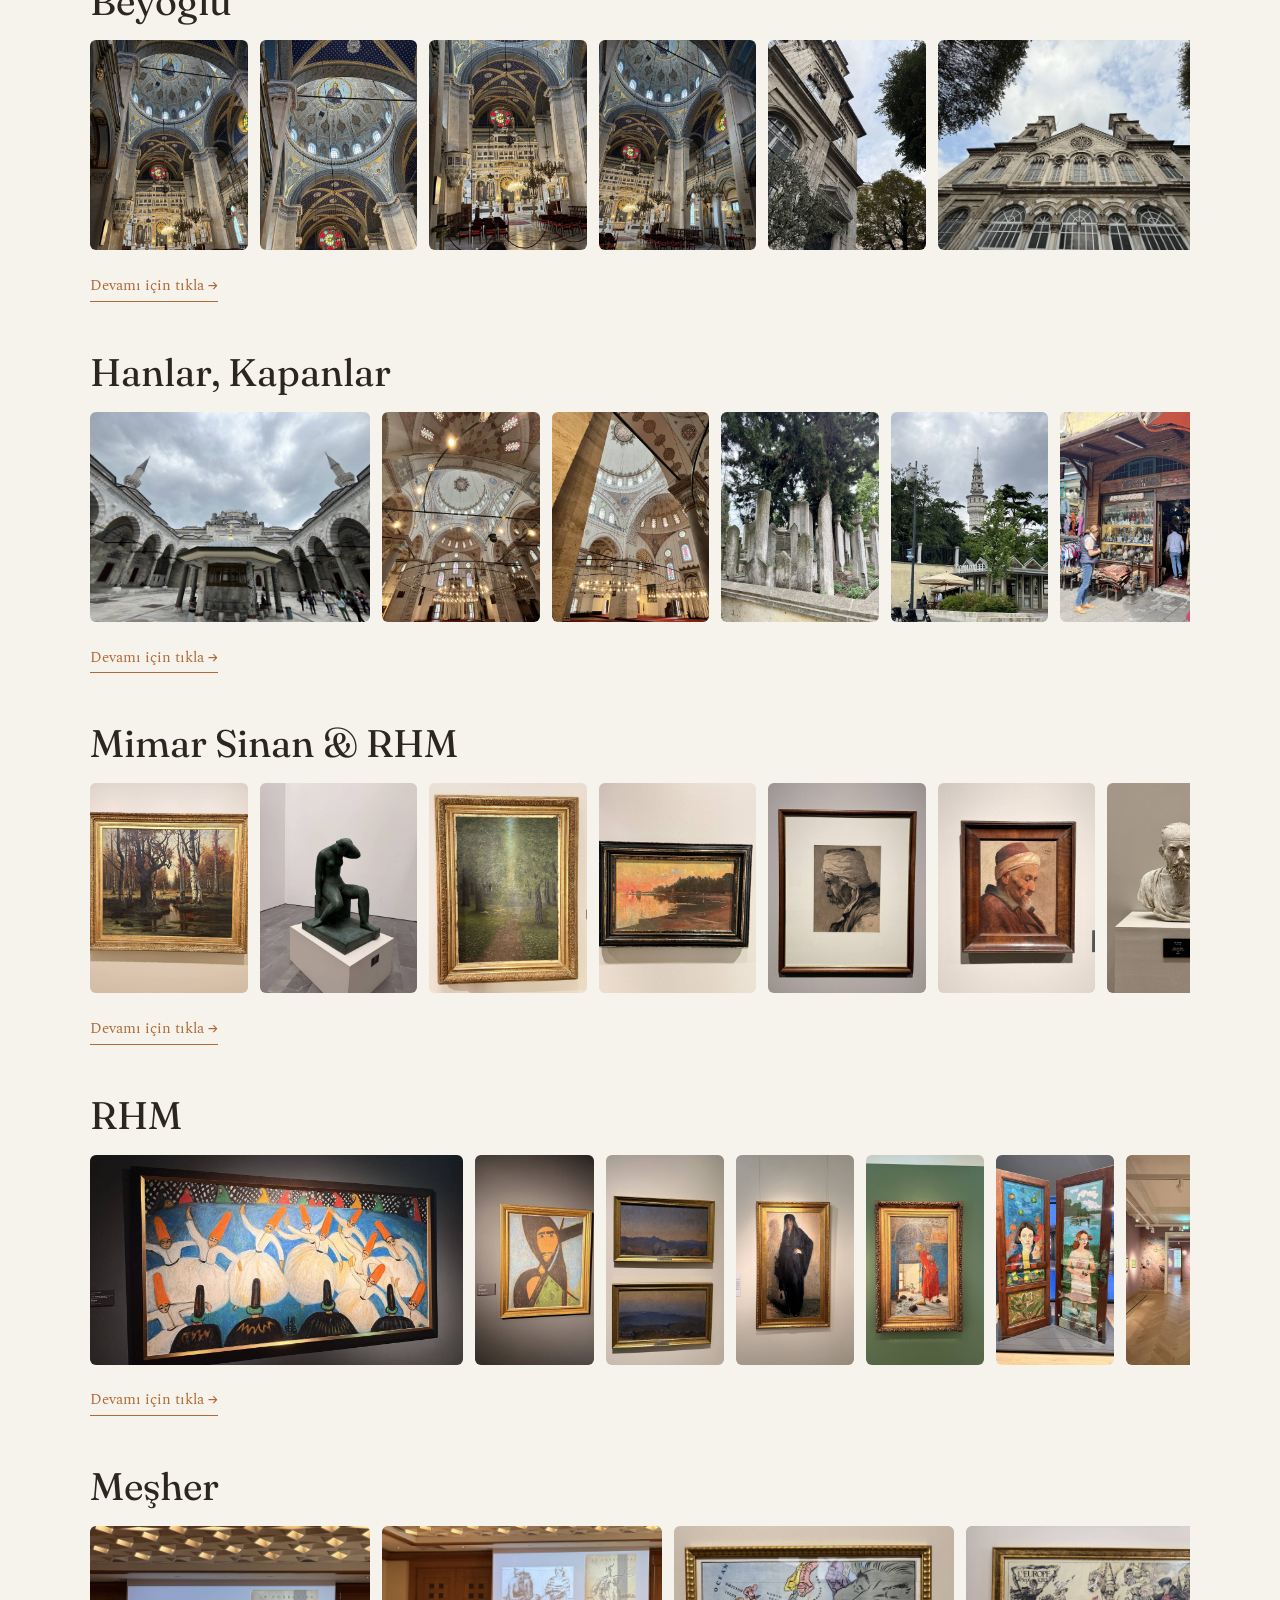
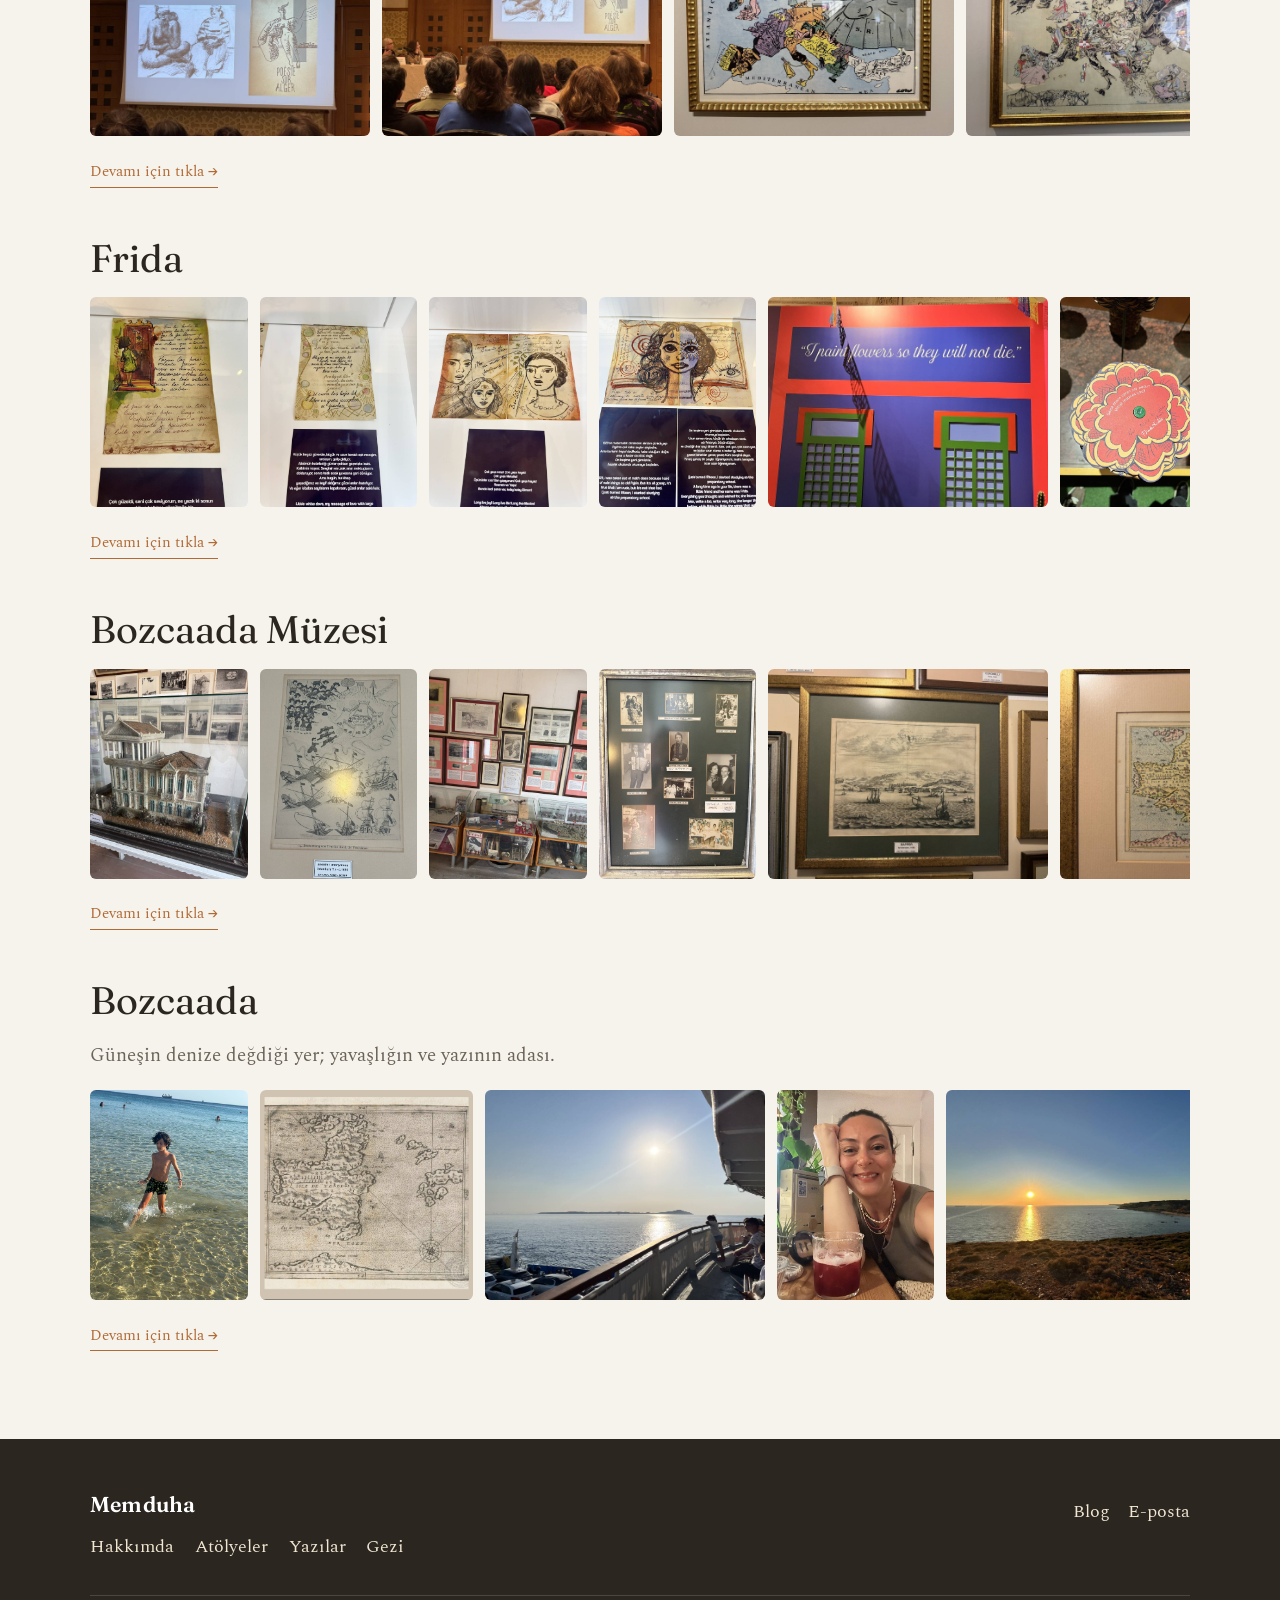
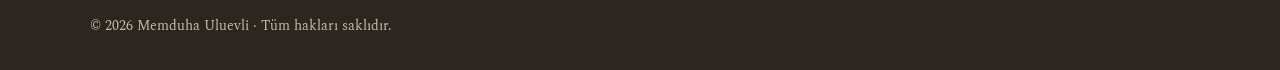
<file: gezi.html>
<!DOCTYPE html>
<html lang="tr">
<head>
  <meta charset="UTF-8" />
  <meta name="viewport" content="width=device-width, initial-scale=1.0" />
  <title>Gezi &amp; İlham — Memduha Uluevli</title>
  <meta name="description" content="İstanbul'un eski mahalleleri ve Bozcaada'dan ilham kareleri." />
  <link rel="preconnect" href="https://fonts.googleapis.com" />
  <link rel="preconnect" href="https://fonts.gstatic.com" crossorigin />
  <link href="https://fonts.googleapis.com/css2?family=Fraunces:ital,opsz,wght@0,9..144,400;0,9..144,500;0,9..144,600;1,9..144,400&family=Spectral:ital,wght@0,400;0,500;1,400&display=swap&subset=latin-ext" rel="stylesheet" />
  <link rel="stylesheet" href="css/style.css?v=3" />
  <link rel="canonical" href="https://memduhayaziyor.com/gezi.html" />
  <link rel="icon" href="/favicon.svg" type="image/svg+xml" />
  <meta property="og:type" content="website" />
  <meta property="og:site_name" content="Memduha Uluevli" />
  <meta property="og:locale" content="tr_TR" />
  <meta property="og:title" content="Gezi &amp; İlham — Memduha Uluevli" />
  <meta property="og:description" content="İstanbul&#x27;un eski mahalleleri ve Bozcaada&#x27;dan ilham kareleri." />
  <meta property="og:url" content="https://memduhayaziyor.com/gezi.html" />
  <meta property="og:image" content="https://memduhayaziyor.com/img/og-image.jpg" />
  <meta property="og:image:width" content="1200" />
  <meta property="og:image:height" content="630" />
  <meta name="twitter:card" content="summary_large_image" />
  <meta name="twitter:title" content="Gezi &amp; İlham — Memduha Uluevli" />
  <meta name="twitter:description" content="İstanbul&#x27;un eski mahalleleri ve Bozcaada&#x27;dan ilham kareleri." />
  <meta name="twitter:image" content="https://memduhayaziyor.com/img/og-image.jpg" />
  <script type="text/javascript">
    (function(c,l,a,r,i,t,y){
        c[a]=c[a]||function(){(c[a].q=c[a].q||[]).push(arguments)};
        t=l.createElement(r);t.async=1;t.src="https://www.clarity.ms/tag/"+i;
        y=l.getElementsByTagName(r)[0];y.parentNode.insertBefore(t,y);
    })(window, document, "clarity", "script", "xbzxcnqhbi");
  </script>
</head>
<body>
  <header class="site-header">
    <div class="container nav">
      <a class="brand" href="index.html"><img class="brand-logo" src="img/logo.png" alt="" />Memduha</a>
      <button class="nav-toggle" aria-label="Menü">&#9776;</button>
      <ul class="nav-links">
        <li><a href="hakkimda.html">Hakkımda</a></li>
        <li><a href="yazilar.html">Yazılar</a></li>
        <li><a href="gezi.html" aria-current="page">Gezi &amp; İlham</a></li>
        <li><a href="atolyeler.html">Atölyeler</a></li>
        <li><a href="iletisim.html">İletişim</a></li>
      </ul>
    </div>
  </header>

  <section class="section">
    <div class="container">
      <div class="section__head" style="max-width:840px;">
        <p class="eyebrow">Gezi &amp; İlham</p>
        <h1>Her taş bir sırrı fısıldar sana, sen yeter ki duymak iste!</h1>
      </div>

      <blockquote style="font-family:var(--display); font-style:italic; color:var(--sunset); font-size:clamp(1.25rem,2.6vw,1.6rem); line-height:1.4; border-left:3px solid var(--sunset); padding-left:1.3rem; margin:0 0 2rem; max-width:760px;">
        "İnsan ancak yüreğiyle baktığı zaman görebilir. Asıl önemli olanı gözler göremez."
        <span style="display:block; font-family:var(--serif); font-size:.9rem; font-style:normal; margin-top:.7rem;">— Antoine de Saint-Exupéry, <em>Küçük Prens</em></span>
      </blockquote>

      <div class="prose" style="max-width:760px; margin-bottom:2.6rem;">
        <p>Her bir taşın başka bir zamanda, bambaşka insanların hayatlarına şahit olma ihtimali beni hep büyüledi. Bu yüzden İstanbul'u katman katman hayal etmek benim en büyük tutkularımdan biri. Saatlerce, daha önce hiç yürümediğim sokaklarda yürüyerek hayallere dalabilirim. Daha önce de demiştim: Dikkat Eksikliğinin bana tatlı bir armağanı, her kareyi yakalamaya çalışmak.</p>
        <p>Burada İstanbul'daki gezi rotalarımdan ve gittiğim sergiler, konserler, oyunlardan kesitler bulacaksınız. Ada'mı es geçeceğimi sanmayın; onun için de ayrı bir galeri bulacaksınız.</p>
      </div>

      <p class="lead" style="margin:0 0 .5rem;">İstanbul'daki gezi rotalarımdan, sergilerden ve oyunlardan kesitler — her başlık ayrı bir gün.</p>

      <div class="gezi-folder">
        <h2>Fener, Balat, Ayvansaray</h2>
        <div class="gezi-strip" data-base="img/gezi/fener-balat-ayvansaray" data-manifest="img/gezi/fener-balat-ayvansaray.json" data-preview="8"></div>
        <a class="gezi-more" href="#">Devamı için tıkla →</a>
      </div>

      <div class="gezi-folder">
        <h2>Kariye</h2>
        <div class="gezi-strip" data-base="img/gezi/kariye" data-manifest="img/gezi/kariye.json" data-preview="8"></div>
        <a class="gezi-more" href="#">Devamı için tıkla →</a>
      </div>

      <div class="gezi-folder">
        <h2>Beyoğlu</h2>
        <div class="gezi-strip" data-base="img/gezi/beyoglu" data-manifest="img/gezi/beyoglu.json" data-preview="8"></div>
        <a class="gezi-more" href="#">Devamı için tıkla →</a>
      </div>

      <div class="gezi-folder">
        <h2>Hanlar, Kapanlar</h2>
        <div class="gezi-strip" data-base="img/gezi/hanlar-kapanlar" data-manifest="img/gezi/hanlar-kapanlar.json" data-preview="8"></div>
        <a class="gezi-more" href="#">Devamı için tıkla →</a>
      </div>

      <div class="gezi-folder">
        <h2>Mimar Sinan &amp; RHM</h2>
        <div class="gezi-strip" data-base="img/gezi/mimar-sinan-rhm" data-manifest="img/gezi/mimar-sinan-rhm.json" data-preview="8"></div>
        <a class="gezi-more" href="#">Devamı için tıkla →</a>
      </div>

      <div class="gezi-folder">
        <h2>RHM</h2>
        <div class="gezi-strip" data-base="img/gezi/rhm" data-manifest="img/gezi/rhm.json" data-preview="8"></div>
        <a class="gezi-more" href="#">Devamı için tıkla →</a>
      </div>

      <div class="gezi-folder">
        <h2>Meşher</h2>
        <div class="gezi-strip" data-base="img/gezi/mesher" data-manifest="img/gezi/mesher.json" data-preview="8"></div>
        <a class="gezi-more" href="#">Devamı için tıkla →</a>
      </div>

      <div class="gezi-folder">
        <h2>Frida</h2>
        <div class="gezi-strip" data-base="img/gezi/frida" data-manifest="img/gezi/frida.json" data-preview="8"></div>
        <a class="gezi-more" href="#">Devamı için tıkla →</a>
      </div>

      <div class="gezi-folder">
        <h2>Bozcaada Müzesi</h2>
        <div class="gezi-strip" data-base="img/gezi/bozcaada-muzesi" data-manifest="img/gezi/bozcaada-muzesi.json" data-preview="8"></div>
        <a class="gezi-more" href="#">Devamı için tıkla →</a>
      </div>

      <div class="gezi-folder">
        <h2>Bozcaada</h2>
        <p class="lead" style="margin:0 0 1.1rem;">Güneşin denize değdiği yer; yavaşlığın ve yazının adası.</p>
        <div class="gezi-strip" data-base="img/gallery/bozcaada" data-manifest="img/gallery/bozcaada.json" data-preview="8"></div>
        <a class="gezi-more" href="#">Devamı için tıkla →</a>
      </div>
    </div>
  </section>

  <footer class="site-footer">
    <div class="container footer-grid">
      <div>
        <a class="brand" href="index.html">Memduha</a>
        <ul class="footer-nav">
          <li><a href="hakkimda.html">Hakkımda</a></li>
          <li><a href="atolyeler.html">Atölyeler</a></li>
          <li><a href="yazilar.html">Yazılar</a></li>
          <li><a href="gezi.html">Gezi</a></li>
        </ul>
      </div>
      <div>
        <div class="footer-social">
          <a href="https://memduhauluevli.blogspot.com" target="_blank" rel="noopener">Blog</a>
          <a href="mailto:memduhauluevli@gmail.com">E-posta</a>
        </div>
      </div>
    </div>
    <div class="container footer-bottom">
      © <span id="yil">2026</span> Memduha Uluevli · Tüm hakları saklıdır.
    </div>
  </footer>

  <script src="js/main.js?v=3"></script>
  <script src="js/gallery.js?v=3"></script>
  <script src="js/gezi.js?v=3"></script>
  <script>document.getElementById('yil').textContent = new Date().getFullYear();</script>
</body>
</html>
</file>
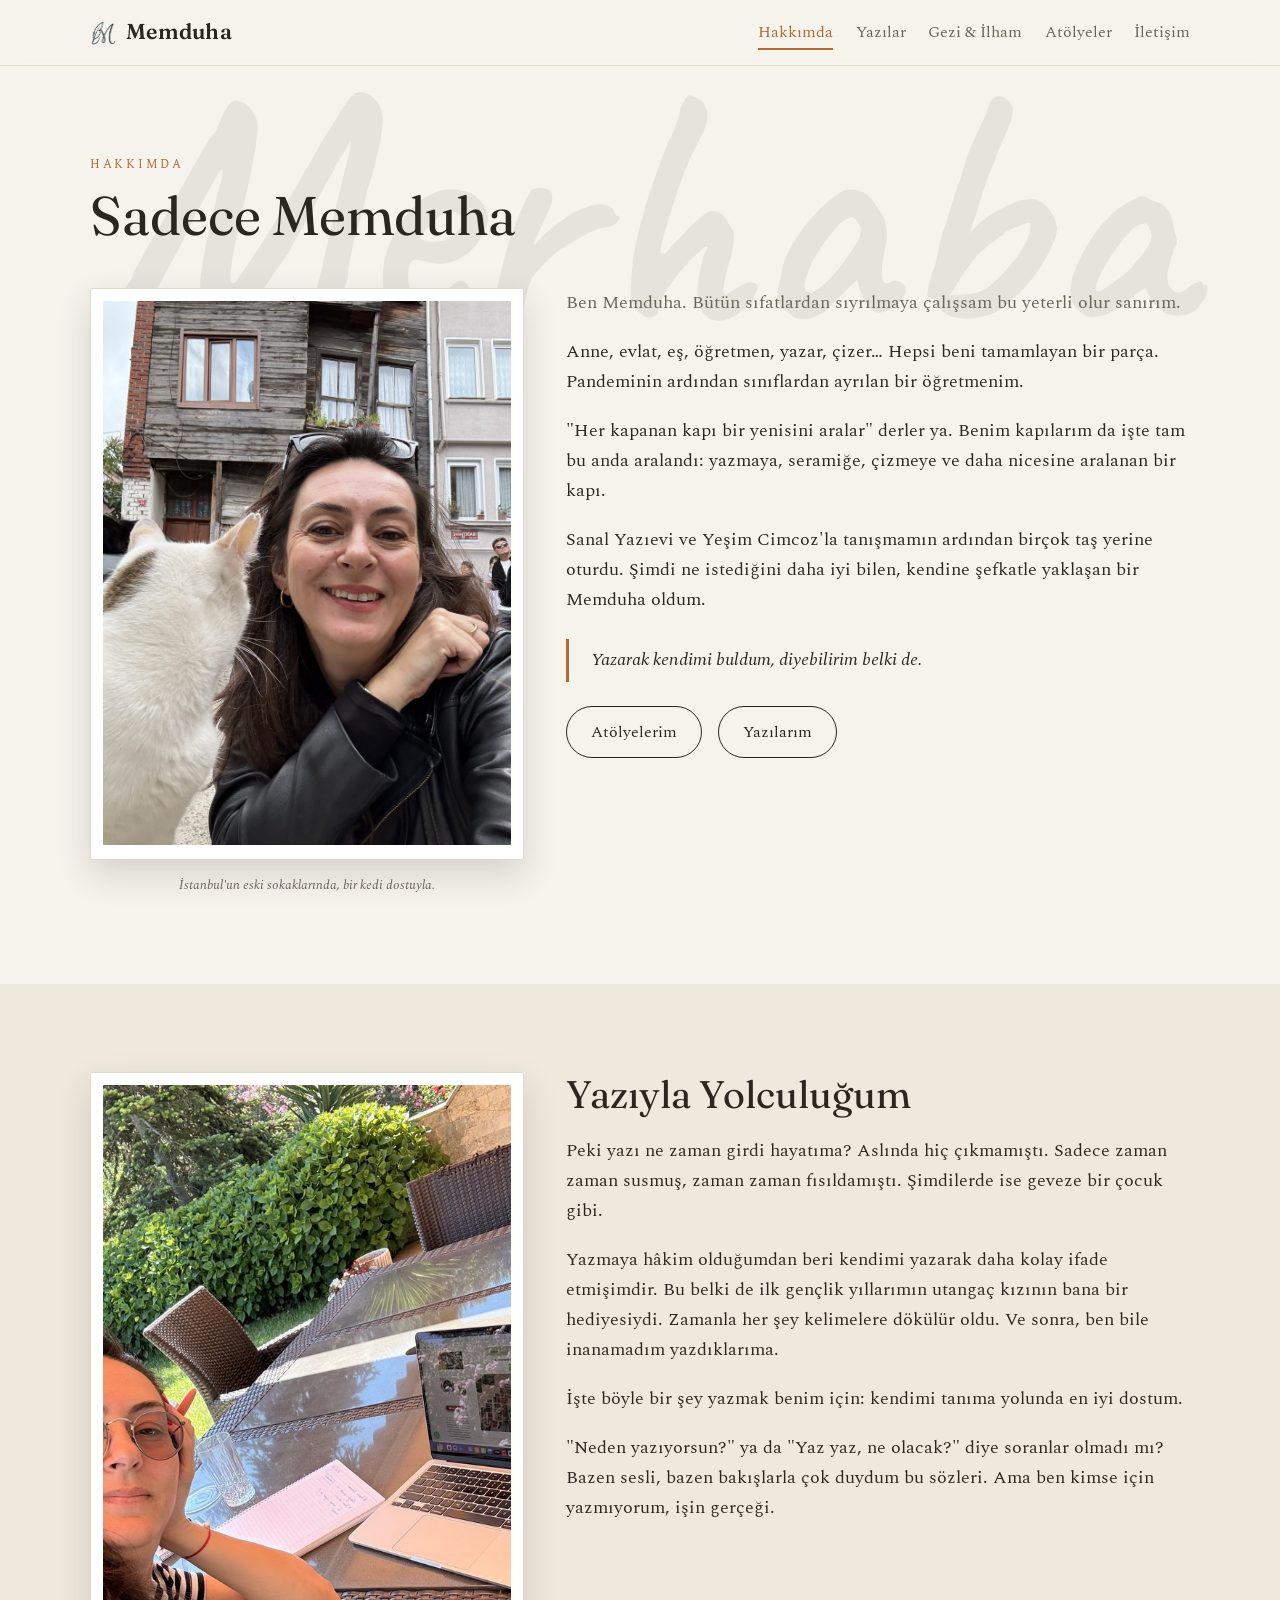
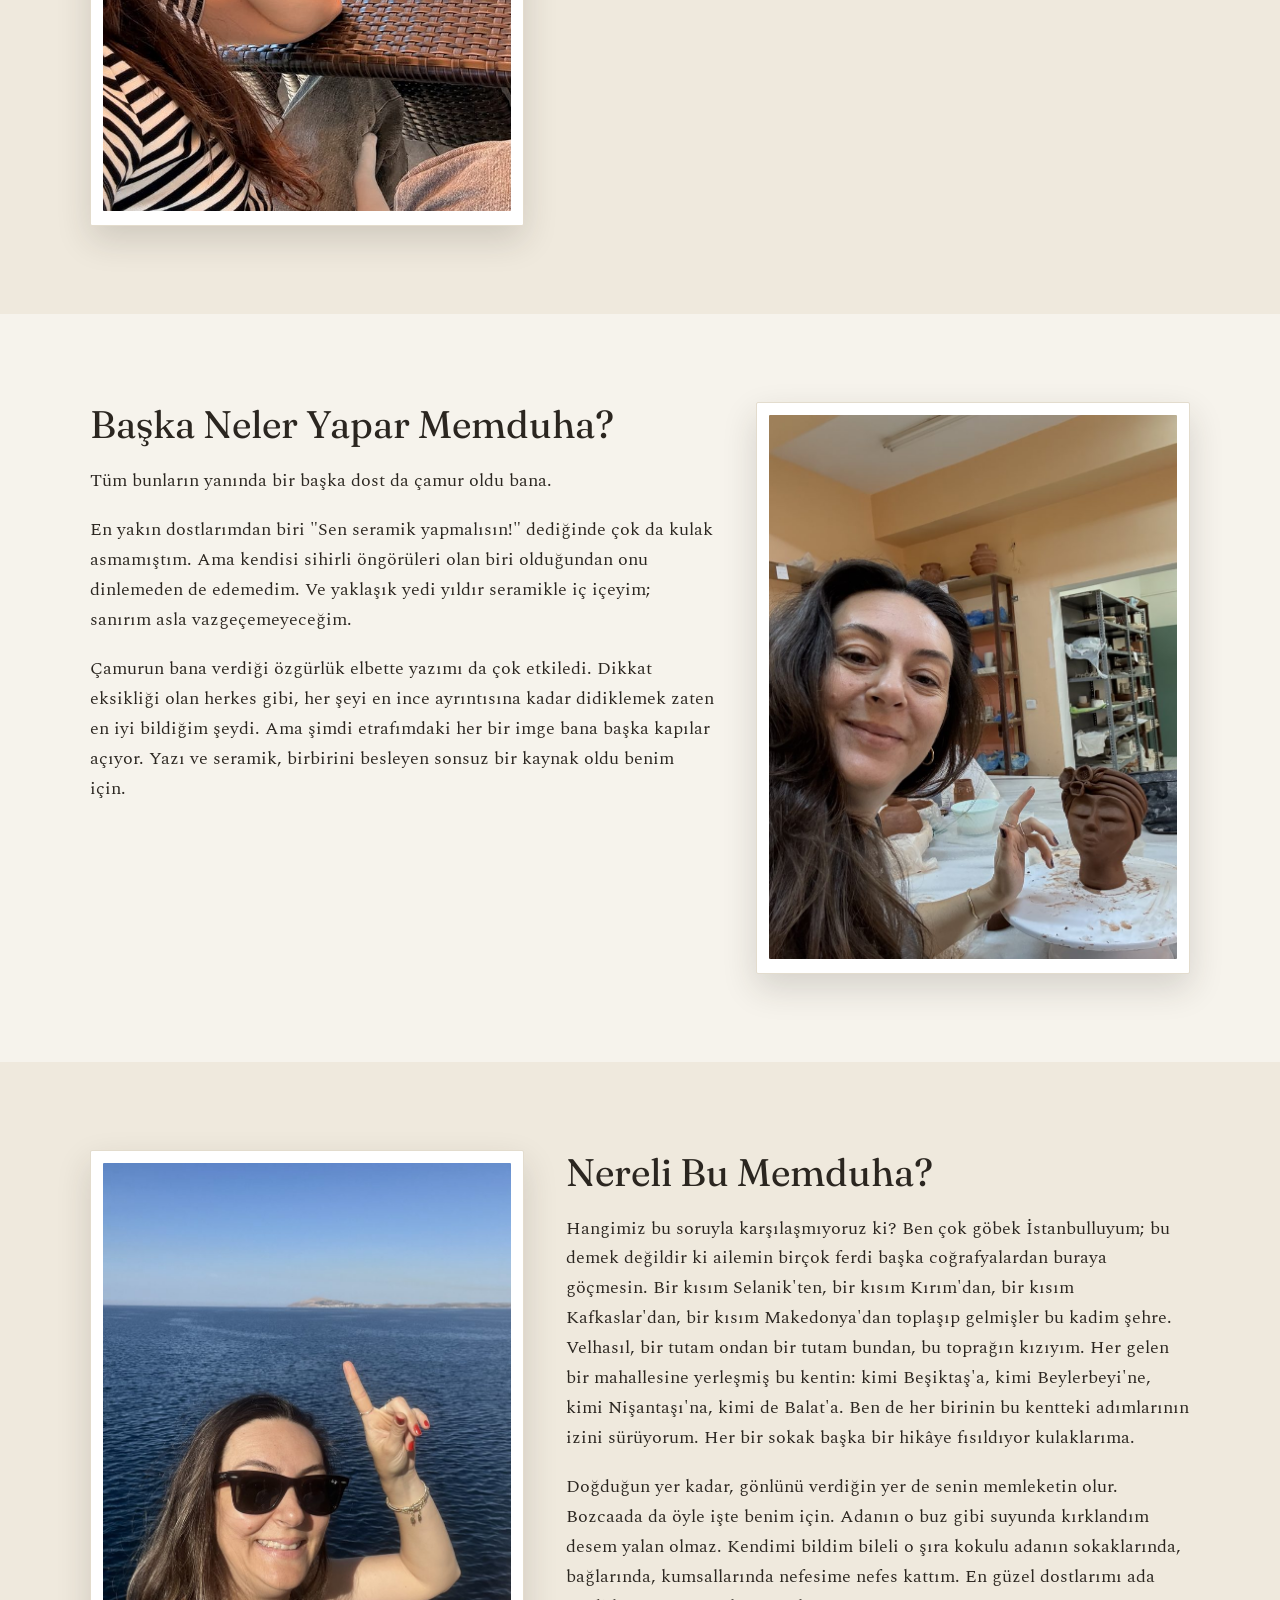
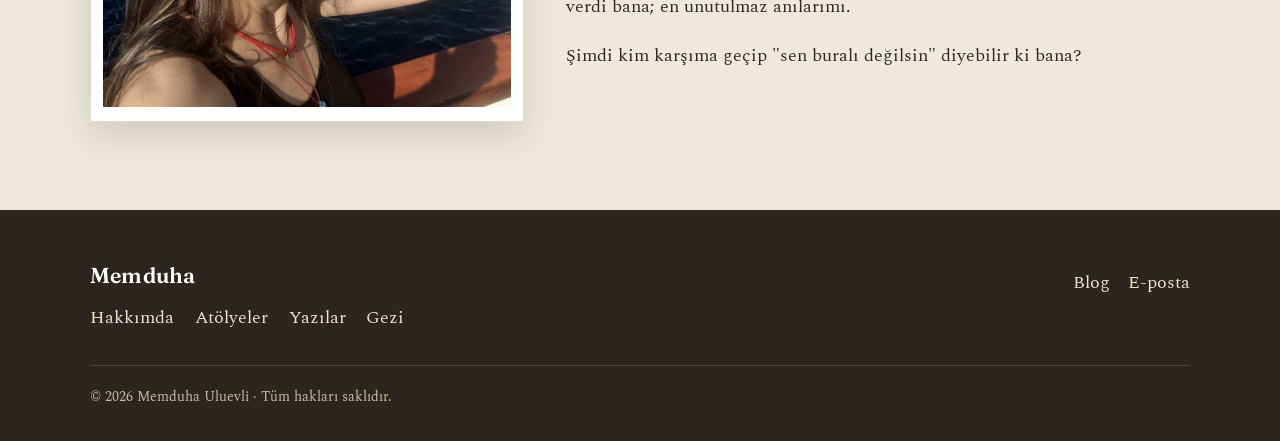
<file: hakkimda.html>
<!DOCTYPE html>
<html lang="tr">
<head>
  <meta charset="UTF-8" />
  <meta name="viewport" content="width=device-width, initial-scale=1.0" />
  <title>Hakkımda — Memduha Uluevli</title>
  <meta name="description" content="Memduha Uluevli kimdir? Yazar, çocuk kitapları ve yazı atölyeleri; İstanbul ve Bozcaada'dan ilham alan bir yolculuk." />
  <link rel="preconnect" href="https://fonts.googleapis.com" />
  <link rel="preconnect" href="https://fonts.gstatic.com" crossorigin />
  <link href="https://fonts.googleapis.com/css2?family=Caveat:wght@500;600&family=Fraunces:ital,opsz,wght@0,9..144,400;0,9..144,500;0,9..144,600;1,9..144,400&family=Spectral:ital,wght@0,400;0,500;1,400&display=swap&subset=latin-ext" rel="stylesheet" />
  <link rel="stylesheet" href="css/style.css?v=3" />
  <link rel="canonical" href="https://memduhayaziyor.com/hakkimda.html" />
  <link rel="icon" href="/favicon.svg" type="image/svg+xml" />
  <meta property="og:type" content="website" />
  <meta property="og:site_name" content="Memduha Uluevli" />
  <meta property="og:locale" content="tr_TR" />
  <meta property="og:title" content="Hakkımda — Memduha Uluevli" />
  <meta property="og:description" content="Memduha Uluevli kimdir? Yazar, çocuk kitapları ve yazı atölyeleri; İstanbul ve Bozcaada&#x27;dan ilham alan bir yolculuk." />
  <meta property="og:url" content="https://memduhayaziyor.com/hakkimda.html" />
  <meta property="og:image" content="https://memduhayaziyor.com/img/og-image.jpg" />
  <meta property="og:image:width" content="1200" />
  <meta property="og:image:height" content="630" />
  <meta name="twitter:card" content="summary_large_image" />
  <meta name="twitter:title" content="Hakkımda — Memduha Uluevli" />
  <meta name="twitter:description" content="Memduha Uluevli kimdir? Yazar, çocuk kitapları ve yazı atölyeleri; İstanbul ve Bozcaada&#x27;dan ilham alan bir yolculuk." />
  <meta name="twitter:image" content="https://memduhayaziyor.com/img/og-image.jpg" />
  <script type="text/javascript">
    (function(c,l,a,r,i,t,y){
        c[a]=c[a]||function(){(c[a].q=c[a].q||[]).push(arguments)};
        t=l.createElement(r);t.async=1;t.src="https://www.clarity.ms/tag/"+i;
        y=l.getElementsByTagName(r)[0];y.parentNode.insertBefore(t,y);
    })(window, document, "clarity", "script", "xbzxcnqhbi");
  </script>
</head>
<body>
  <header class="site-header">
    <div class="container nav">
      <a class="brand" href="index.html"><img class="brand-logo" src="img/logo.png" alt="" />Memduha</a>
      <button class="nav-toggle" aria-label="Menü">&#9776;</button>
      <ul class="nav-links">
        <li><a href="hakkimda.html" aria-current="page">Hakkımda</a></li>
        <li><a href="yazilar.html">Yazılar</a></li>
        <li><a href="gezi.html">Gezi &amp; İlham</a></li>
        <li><a href="atolyeler.html">Atölyeler</a></li>
        <li><a href="iletisim.html">İletişim</a></li>
      </ul>
    </div>
  </header>

  <section class="section about-section">
    <span class="bg-merhaba" aria-hidden="true">Merhaba</span>
    <div class="container">
      <div class="section__head">
        <p class="eyebrow">Hakkımda</p>
        <h1>Sadece Memduha</h1>
      </div>
      <div class="about-grid">
        <figure class="about-photo">
          <div class="portrait-frame">
            <img src="img/about/memduha.jpg" alt="Memduha Uluevli İstanbul'un eski bir sokağında" loading="lazy" />
          </div>
          <figcaption class="about-cap">İstanbul'un eski sokaklarında, bir kedi dostuyla.</figcaption>
        </figure>
        <div class="prose">
        <p class="lead">Ben Memduha. Bütün sıfatlardan sıyrılmaya çalışsam bu yeterli olur sanırım.</p>

        <p>Anne, evlat, eş, öğretmen, yazar, çizer… Hepsi beni tamamlayan bir parça. Pandeminin ardından sınıflardan ayrılan bir öğretmenim.</p>

        <p>"Her kapanan kapı bir yenisini aralar" derler ya. Benim kapılarım da işte tam bu anda aralandı: yazmaya, seramiğe, çizmeye ve daha nicesine aralanan bir kapı.</p>

        <p>Sanal Yazıevi ve Yeşim Cimcoz'la tanışmamın ardından birçok taş yerine oturdu. Şimdi ne istediğini daha iyi bilen, kendine şefkatle yaklaşan bir Memduha oldum.</p>

        <blockquote>Yazarak kendimi buldum, diyebilirim belki de.</blockquote>

        <div class="btn-row">
          <a class="btn btn--outline" href="atolyeler.html">Atölyelerim</a>
          <a class="btn btn--outline" href="yazilar.html">Yazılarım</a>
        </div>
      </div>
      </div>
    </div>
  </section>

  <!-- YAZIYLA YOLCULUĞUM -->
  <section class="section section--tint">
    <div class="container">
      <div class="about-grid">
        <figure class="about-photo" style="margin:0;">
          <div class="portrait-frame"><img src="img/about/yaziyla-2.jpg" alt="Memduha yazarken" loading="lazy" /></div>
        </figure>
        <div class="prose">
          <h2>Yazıyla Yolculuğum</h2>
          <p>Peki yazı ne zaman girdi hayatıma? Aslında hiç çıkmamıştı. Sadece zaman zaman susmuş, zaman zaman fısıldamıştı. Şimdilerde ise geveze bir çocuk gibi.</p>
          <p>Yazmaya hâkim olduğumdan beri kendimi yazarak daha kolay ifade etmişimdir. Bu belki de ilk gençlik yıllarımın utangaç kızının bana bir hediyesiydi. Zamanla her şey kelimelere dökülür oldu. Ve sonra, ben bile inanamadım yazdıklarıma.</p>
          <p>İşte böyle bir şey yazmak benim için: kendimi tanıma yolunda en iyi dostum.</p>
          <p>"Neden yazıyorsun?" ya da "Yaz yaz, ne olacak?" diye soranlar olmadı mı? Bazen sesli, bazen bakışlarla çok duydum bu sözleri. Ama ben kimse için yazmıyorum, işin gerçeği.</p>
        </div>
      </div>
    </div>
  </section>

  <!-- BAŞKA NELER YAPAR MEMDUHA -->
  <section class="section">
    <div class="container">
      <div class="about-grid" style="grid-template-columns:1.18fr .82fr;">
        <div class="prose">
          <h2>Başka Neler Yapar Memduha?</h2>
          <p>Tüm bunların yanında bir başka dost da çamur oldu bana.</p>
          <p>En yakın dostlarımdan biri "Sen seramik yapmalısın!" dediğinde çok da kulak asmamıştım. Ama kendisi sihirli öngörüleri olan biri olduğundan onu dinlemeden de edemedim. Ve yaklaşık yedi yıldır seramikle iç içeyim; sanırım asla vazgeçemeyeceğim.</p>
          <p>Çamurun bana verdiği özgürlük elbette yazımı da çok etkiledi. Dikkat eksikliği olan herkes gibi, her şeyi en ince ayrıntısına kadar didiklemek zaten en iyi bildiğim şeydi. Ama şimdi etrafımdaki her bir imge bana başka kapılar açıyor. Yazı ve seramik, birbirini besleyen sonsuz bir kaynak oldu benim için.</p>
        </div>
        <figure class="about-photo" style="margin:0;">
          <div class="portrait-frame"><img src="img/about/seramik.jpg" alt="Memduha seramik atölyesinde" loading="lazy" /></div>
        </figure>
      </div>
    </div>
  </section>

  <!-- NERELİ BU MEMDUHA -->
  <section class="section section--tint">
    <div class="container">
      <div class="about-grid">
        <figure class="about-photo" style="margin:0;">
          <div class="portrait-frame"><img src="img/about/nereli.jpg" alt="Memduha vapurda, adaya doğru" loading="lazy" /></div>
        </figure>
        <div class="prose">
          <h2>Nereli Bu Memduha?</h2>
          <p>Hangimiz bu soruyla karşılaşmıyoruz ki? Ben çok göbek İstanbulluyum; bu demek değildir ki ailemin birçok ferdi başka coğrafyalardan buraya göçmesin. Bir kısım Selanik'ten, bir kısım Kırım'dan, bir kısım Kafkaslar'dan, bir kısım Makedonya'dan toplaşıp gelmişler bu kadim şehre. Velhasıl, bir tutam ondan bir tutam bundan, bu toprağın kızıyım. Her gelen bir mahallesine yerleşmiş bu kentin: kimi Beşiktaş'a, kimi Beylerbeyi'ne, kimi Nişantaşı'na, kimi de Balat'a. Ben de her birinin bu kentteki adımlarının izini sürüyorum. Her bir sokak başka bir hikâye fısıldıyor kulaklarıma.</p>
          <p>Doğduğun yer kadar, gönlünü verdiğin yer de senin memleketin olur. Bozcaada da öyle işte benim için. Adanın o buz gibi suyunda kırklandım desem yalan olmaz. Kendimi bildim bileli o şıra kokulu adanın sokaklarında, bağlarında, kumsallarında nefesime nefes kattım. En güzel dostlarımı ada verdi bana; en unutulmaz anılarımı.</p>
          <p>Şimdi kim karşıma geçip "sen buralı değilsin" diyebilir ki bana?</p>
        </div>
      </div>
    </div>
  </section>

  <footer class="site-footer">
    <div class="container footer-grid">
      <div>
        <a class="brand" href="index.html">Memduha</a>
        <ul class="footer-nav">
          <li><a href="hakkimda.html">Hakkımda</a></li>
          <li><a href="atolyeler.html">Atölyeler</a></li>
          <li><a href="yazilar.html">Yazılar</a></li>
          <li><a href="gezi.html">Gezi</a></li>
        </ul>
      </div>
      <div>
        <div class="footer-social">
          <a href="https://memduhauluevli.blogspot.com" target="_blank" rel="noopener">Blog</a>
          <a href="mailto:memduhauluevli@gmail.com">E-posta</a>
        </div>
      </div>
    </div>
    <div class="container footer-bottom">
      © <span id="yil">2026</span> Memduha Uluevli · Tüm hakları saklıdır.
    </div>
  </footer>

  <script src="js/main.js?v=3"></script>
  <script>document.getElementById('yil').textContent = new Date().getFullYear();</script>
</body>
</html>
</file>
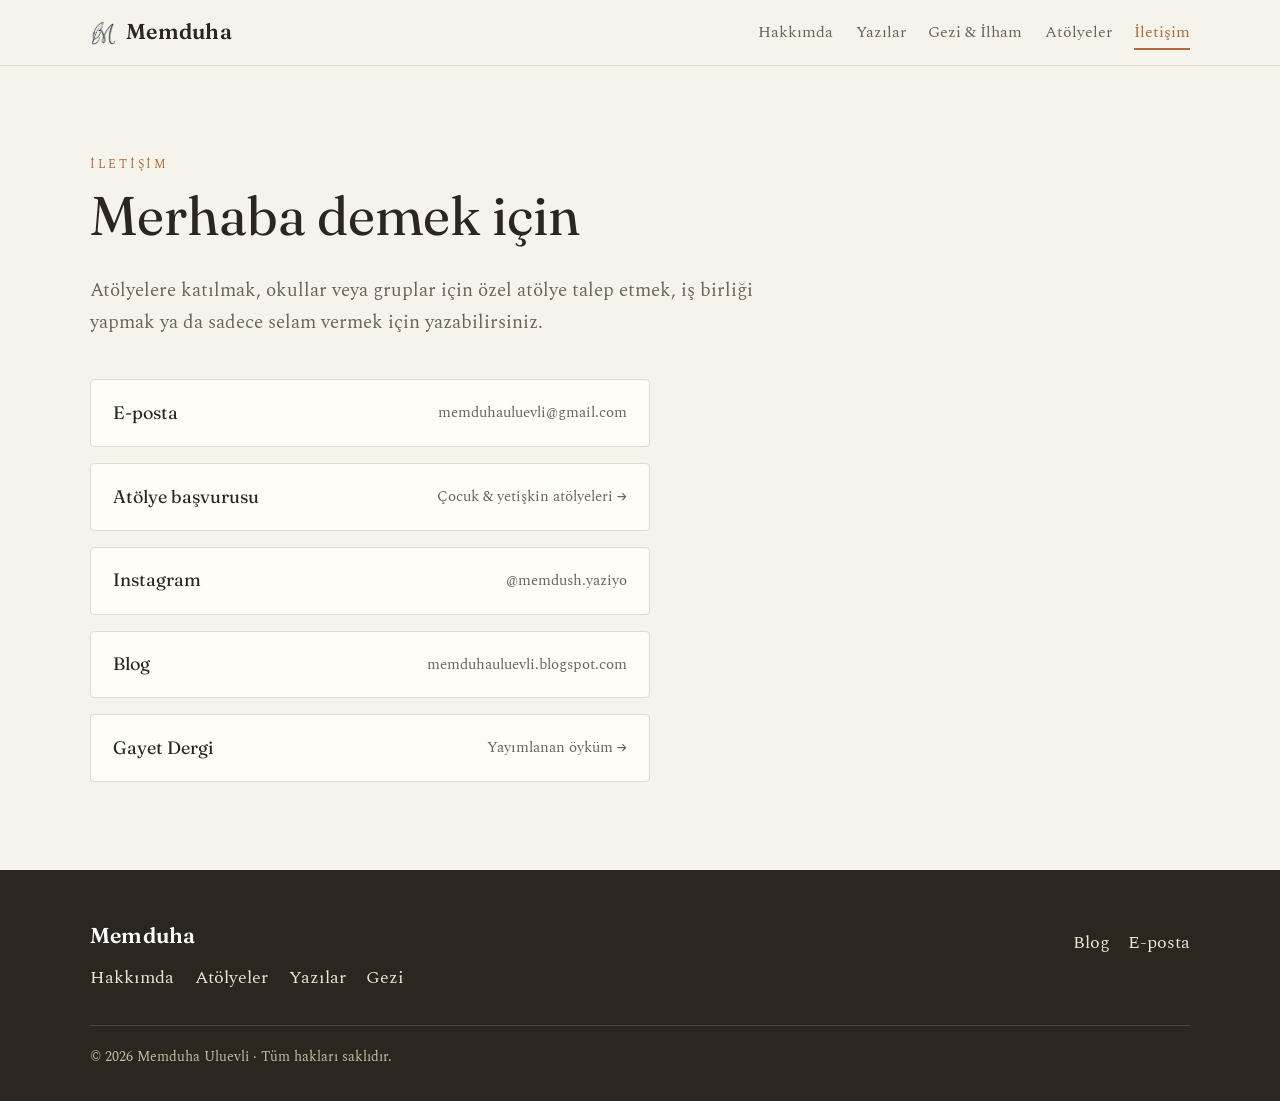
<file: iletisim.html>
<!DOCTYPE html>
<html lang="tr">
<head>
  <meta charset="UTF-8" />
  <meta name="viewport" content="width=device-width, initial-scale=1.0" />
  <title>İletişim — Memduha Uluevli</title>
  <meta name="description" content="Atölye başvurusu, iş birliği ve iletişim için Memduha Uluevli'ye ulaşın." />
  <link rel="preconnect" href="https://fonts.googleapis.com" />
  <link rel="preconnect" href="https://fonts.gstatic.com" crossorigin />
  <link href="https://fonts.googleapis.com/css2?family=Fraunces:ital,opsz,wght@0,9..144,400;0,9..144,500;0,9..144,600;1,9..144,400&family=Spectral:ital,wght@0,400;0,500;1,400&display=swap&subset=latin-ext" rel="stylesheet" />
  <link rel="stylesheet" href="css/style.css?v=3" />
  <link rel="canonical" href="https://memduhayaziyor.com/iletisim.html" />
  <link rel="icon" href="/favicon.svg" type="image/svg+xml" />
  <meta property="og:type" content="website" />
  <meta property="og:site_name" content="Memduha Uluevli" />
  <meta property="og:locale" content="tr_TR" />
  <meta property="og:title" content="İletişim — Memduha Uluevli" />
  <meta property="og:description" content="Atölye başvurusu, iş birliği ve iletişim için Memduha Uluevli&#x27;ye ulaşın." />
  <meta property="og:url" content="https://memduhayaziyor.com/iletisim.html" />
  <meta property="og:image" content="https://memduhayaziyor.com/img/og-image.jpg" />
  <meta property="og:image:width" content="1200" />
  <meta property="og:image:height" content="630" />
  <meta name="twitter:card" content="summary_large_image" />
  <meta name="twitter:title" content="İletişim — Memduha Uluevli" />
  <meta name="twitter:description" content="Atölye başvurusu, iş birliği ve iletişim için Memduha Uluevli&#x27;ye ulaşın." />
  <meta name="twitter:image" content="https://memduhayaziyor.com/img/og-image.jpg" />
  <script type="text/javascript">
    (function(c,l,a,r,i,t,y){
        c[a]=c[a]||function(){(c[a].q=c[a].q||[]).push(arguments)};
        t=l.createElement(r);t.async=1;t.src="https://www.clarity.ms/tag/"+i;
        y=l.getElementsByTagName(r)[0];y.parentNode.insertBefore(t,y);
    })(window, document, "clarity", "script", "xbzxcnqhbi");
  </script>
</head>
<body>
  <header class="site-header">
    <div class="container nav">
      <a class="brand" href="index.html"><img class="brand-logo" src="img/logo.png" alt="" />Memduha</a>
      <button class="nav-toggle" aria-label="Menü">&#9776;</button>
      <ul class="nav-links">
        <li><a href="hakkimda.html">Hakkımda</a></li>
        <li><a href="yazilar.html">Yazılar</a></li>
        <li><a href="gezi.html">Gezi &amp; İlham</a></li>
        <li><a href="atolyeler.html">Atölyeler</a></li>
        <li><a href="iletisim.html" aria-current="page">İletişim</a></li>
      </ul>
    </div>
  </header>

  <section class="section">
    <div class="container">
      <div class="section__head">
        <p class="eyebrow">İletişim</p>
        <h1>Merhaba demek için</h1>
        <p class="lead">Atölyelere katılmak, okullar veya gruplar için özel atölye talep etmek, iş birliği yapmak ya da sadece selam vermek için yazabilirsiniz.</p>
      </div>

      <ul class="contact-list">
        <li>
          <a href="mailto:memduhauluevli@gmail.com?subject=Merhaba">
            <span class="lbl">E-posta</span>
            <span class="val">memduhauluevli@gmail.com</span>
          </a>
        </li>
        <li>
          <a href="mailto:memduhauluevli@gmail.com?subject=At%C3%B6lye%20Ba%C5%9Fvurusu%2FBilgi">
            <span class="lbl">Atölye başvurusu</span>
            <span class="val">Çocuk &amp; yetişkin atölyeleri →</span>
          </a>
        </li>
        <li>
          <a href="https://www.instagram.com/memdush.yaziyo/" target="_blank" rel="noopener">
            <span class="lbl">Instagram</span>
            <span class="val">@memdush.yaziyo</span>
          </a>
        </li>
        <li>
          <a href="https://memduhauluevli.blogspot.com" target="_blank" rel="noopener">
            <span class="lbl">Blog</span>
            <span class="val">memduhauluevli.blogspot.com</span>
          </a>
        </li>
        <li>
          <a href="https://www.gayetdergi.com/article/memduha-uluevli-mevsimlerden-mechul-aylardan-muamma" target="_blank" rel="noopener">
            <span class="lbl">Gayet Dergi</span>
            <span class="val">Yayımlanan öyküm →</span>
          </a>
        </li>
      </ul>
    </div>
  </section>

  <footer class="site-footer">
    <div class="container footer-grid">
      <div>
        <a class="brand" href="index.html">Memduha</a>
        <ul class="footer-nav">
          <li><a href="hakkimda.html">Hakkımda</a></li>
          <li><a href="atolyeler.html">Atölyeler</a></li>
          <li><a href="yazilar.html">Yazılar</a></li>
          <li><a href="gezi.html">Gezi</a></li>
        </ul>
      </div>
      <div>
        <div class="footer-social">
          <a href="https://memduhauluevli.blogspot.com" target="_blank" rel="noopener">Blog</a>
          <a href="mailto:memduhauluevli@gmail.com">E-posta</a>
        </div>
      </div>
    </div>
    <div class="container footer-bottom">
      © <span id="yil">2026</span> Memduha Uluevli · Tüm hakları saklıdır.
    </div>
  </footer>

  <script src="js/main.js?v=3"></script>
  <script>document.getElementById('yil').textContent = new Date().getFullYear();</script>
</body>
</html>
</file>
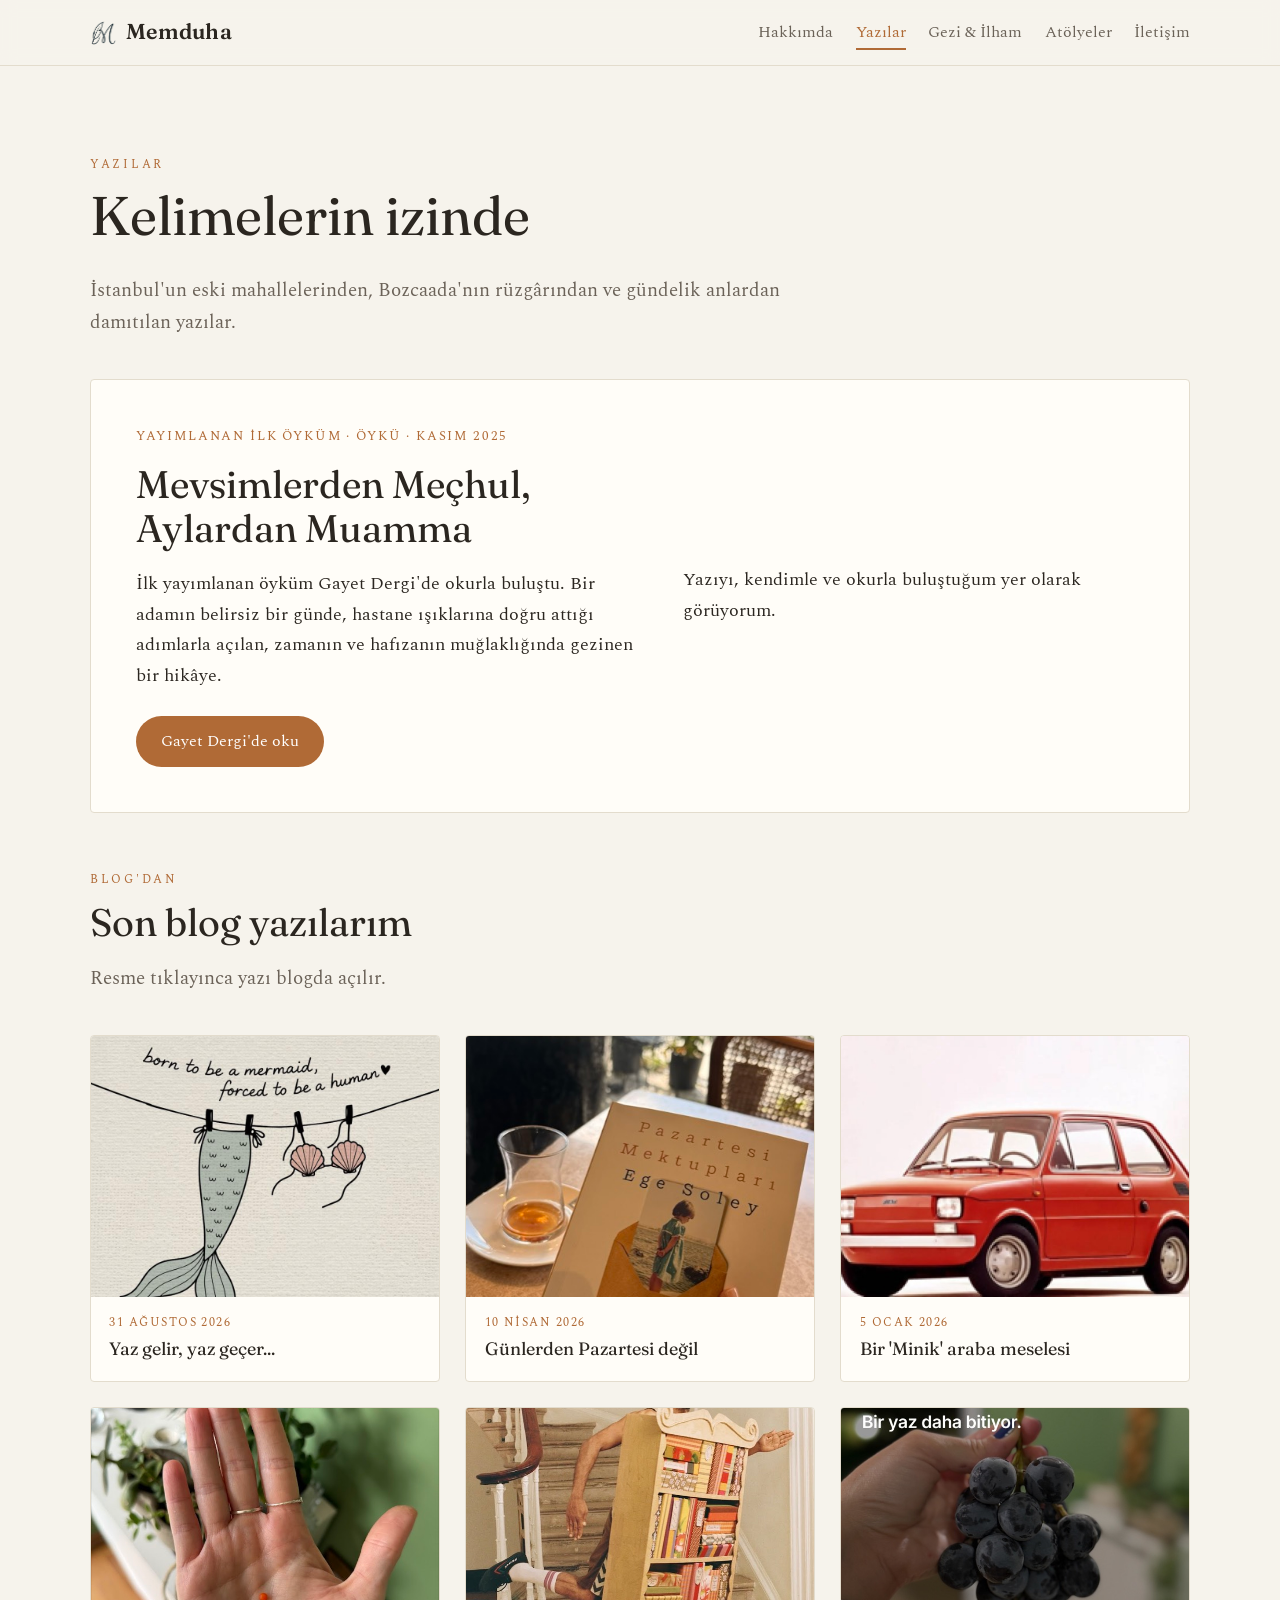
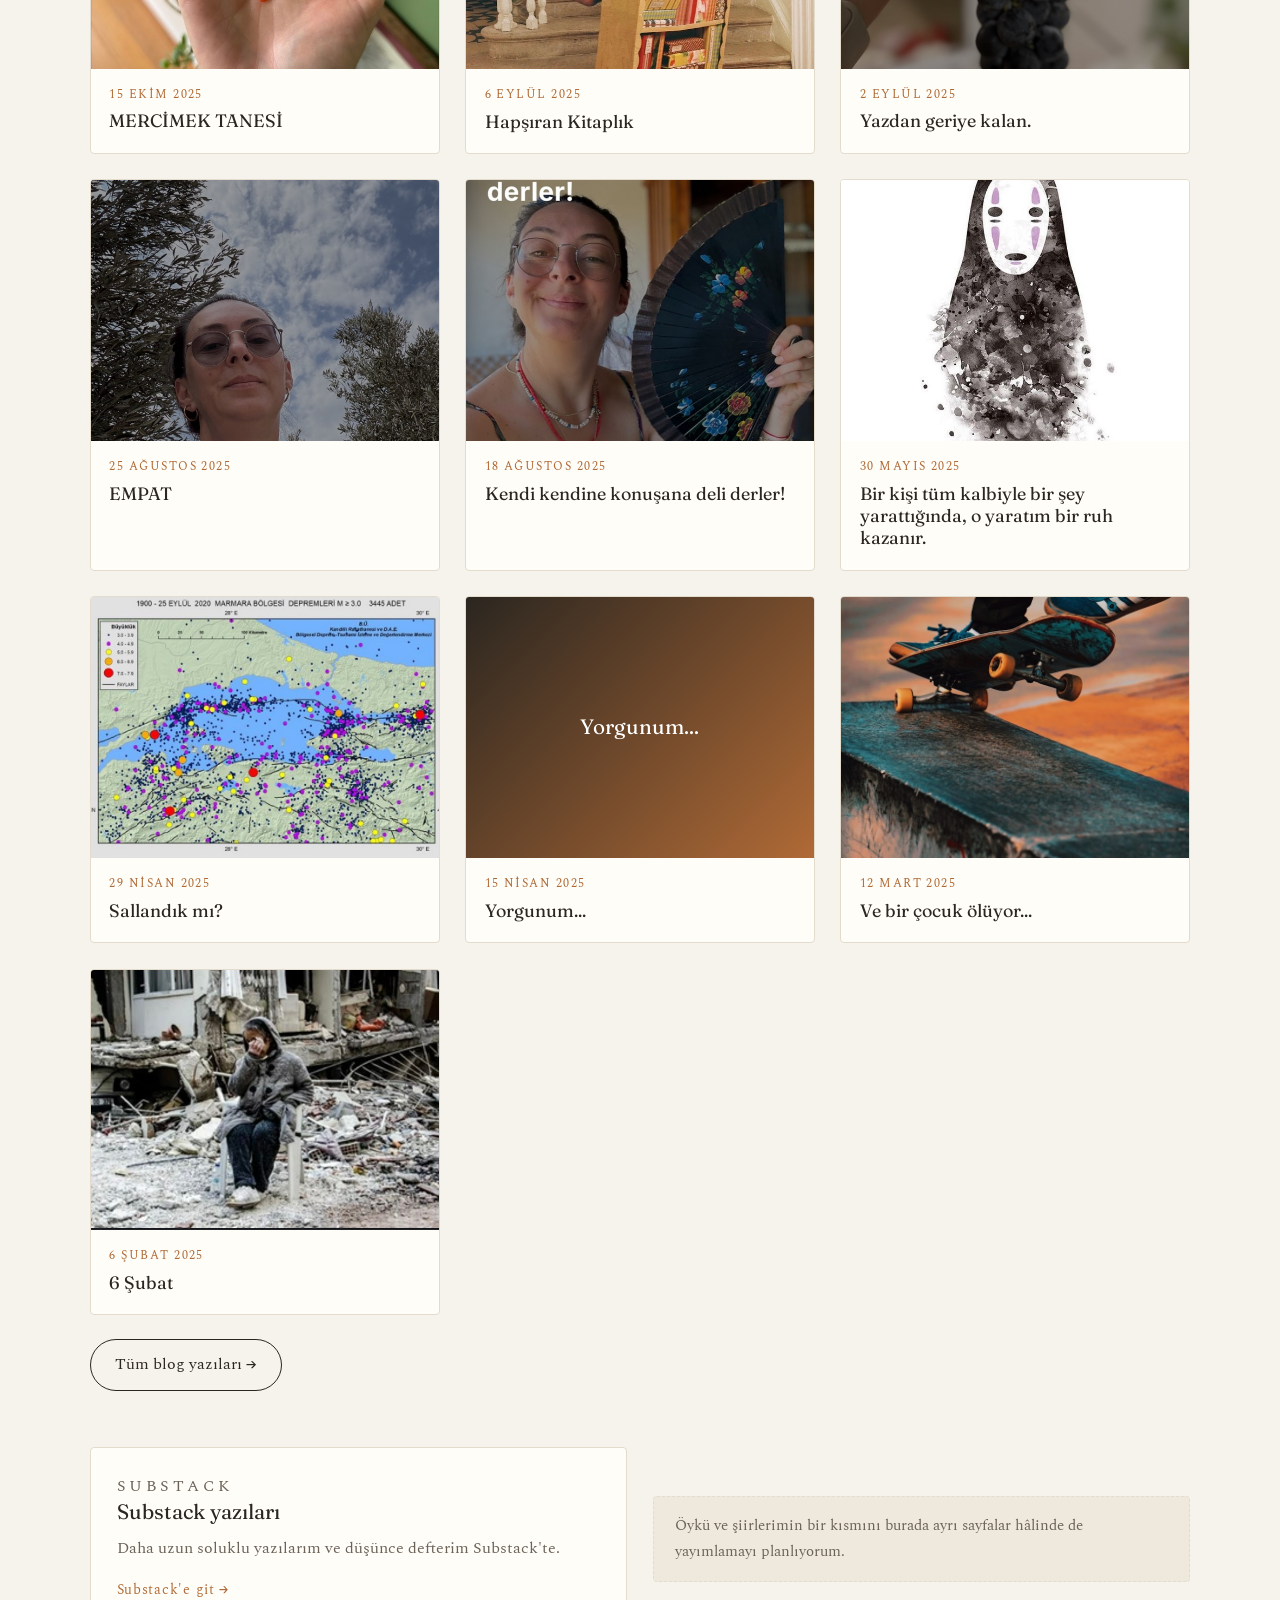
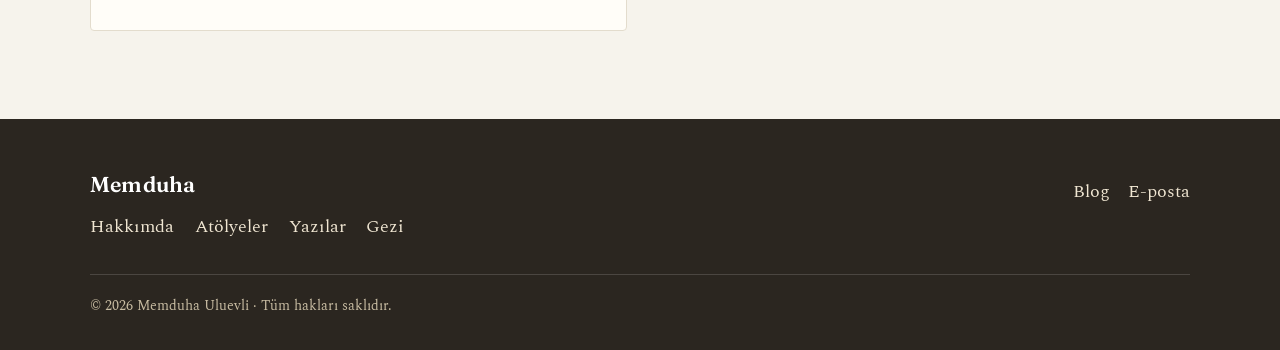
<file: yazilar.html>
<!DOCTYPE html>
<html lang="tr">
<head>
  <meta charset="UTF-8" />
  <meta name="viewport" content="width=device-width, initial-scale=1.0" />
  <title>Yazılar — Memduha Uluevli</title>
  <meta name="description" content="Memduha Uluevli'nin yayımlanan öyküsü, blog ve Substack yazıları." />
  <link rel="preconnect" href="https://fonts.googleapis.com" />
  <link rel="preconnect" href="https://fonts.gstatic.com" crossorigin />
  <link href="https://fonts.googleapis.com/css2?family=Fraunces:ital,opsz,wght@0,9..144,400;0,9..144,500;0,9..144,600;1,9..144,400&family=Spectral:ital,wght@0,400;0,500;1,400&display=swap&subset=latin-ext" rel="stylesheet" />
  <link rel="stylesheet" href="css/style.css?v=3" />
  <link rel="canonical" href="https://memduhayaziyor.com/yazilar.html" />
  <link rel="icon" href="/favicon.svg" type="image/svg+xml" />
  <meta property="og:type" content="website" />
  <meta property="og:site_name" content="Memduha Uluevli" />
  <meta property="og:locale" content="tr_TR" />
  <meta property="og:title" content="Yazılar — Memduha Uluevli" />
  <meta property="og:description" content="Memduha Uluevli&#x27;nin yayımlanan öyküsü, blog ve Substack yazıları." />
  <meta property="og:url" content="https://memduhayaziyor.com/yazilar.html" />
  <meta property="og:image" content="https://memduhayaziyor.com/img/og-image.jpg" />
  <meta property="og:image:width" content="1200" />
  <meta property="og:image:height" content="630" />
  <meta name="twitter:card" content="summary_large_image" />
  <meta name="twitter:title" content="Yazılar — Memduha Uluevli" />
  <meta name="twitter:description" content="Memduha Uluevli&#x27;nin yayımlanan öyküsü, blog ve Substack yazıları." />
  <meta name="twitter:image" content="https://memduhayaziyor.com/img/og-image.jpg" />
  <script type="text/javascript">
    (function(c,l,a,r,i,t,y){
        c[a]=c[a]||function(){(c[a].q=c[a].q||[]).push(arguments)};
        t=l.createElement(r);t.async=1;t.src="https://www.clarity.ms/tag/"+i;
        y=l.getElementsByTagName(r)[0];y.parentNode.insertBefore(t,y);
    })(window, document, "clarity", "script", "xbzxcnqhbi");
  </script>
</head>
<body>
  <header class="site-header">
    <div class="container nav">
      <a class="brand" href="index.html"><img class="brand-logo" src="img/logo.png" alt="" />Memduha</a>
      <button class="nav-toggle" aria-label="Menü">&#9776;</button>
      <ul class="nav-links">
        <li><a href="hakkimda.html">Hakkımda</a></li>
        <li><a href="yazilar.html" aria-current="page">Yazılar</a></li>
        <li><a href="gezi.html">Gezi &amp; İlham</a></li>
        <li><a href="atolyeler.html">Atölyeler</a></li>
        <li><a href="iletisim.html">İletişim</a></li>
      </ul>
    </div>
  </header>

  <section class="section">
    <div class="container">
      <div class="section__head">
        <p class="eyebrow">Yazılar</p>
        <h1>Kelimelerin izinde</h1>
        <p class="lead">İstanbul'un eski mahallelerinden, Bozcaada'nın rüzgârından ve gündelik anlardan damıtılan yazılar.</p>
      </div>

      <!-- GAYET ÖYKÜ -->
      <div class="feature">
        <div>
          <p class="meta">Yayımlanan İlk Öyküm · Öykü · Kasım 2025</p>
          <h2>Mevsimlerden Meçhul, Aylardan Muamma</h2>
          <p>İlk yayımlanan öyküm Gayet Dergi'de okurla buluştu. Bir adamın belirsiz bir günde, hastane ışıklarına doğru attığı adımlarla açılan, zamanın ve hafızanın muğlaklığında gezinen bir hikâye.</p>
          <div class="btn-row">
            <a class="btn btn--primary" href="https://www.gayetdergi.com/article/memduha-uluevli-mevsimlerden-mechul-aylardan-muamma" target="_blank" rel="noopener">Gayet Dergi'de oku</a>
          </div>
        </div>
        <div>
          <blockquote style="margin:0;border-color:var(--sunset);">Yazıyı, kendimle ve okurla buluştuğum yer olarak görüyorum.</blockquote>
        </div>
      </div>

      <!-- BLOG'DAN -->
      <div class="section__head" style="margin-top:3.5rem;">
        <p class="eyebrow">Blog'dan</p>
        <h2>Son blog yazılarım</h2>
        <p class="lead">Resme tıklayınca yazı blogda açılır.</p>
      </div>
      <div class="blog-grid">
        <a class="blog-card" href="https://memduhauluevli.blogspot.com/2026/08/yaz-gelir-yaz-gecer.html" target="_blank" rel="noopener">
          <img class="thumb" src="img/blog/post-00.jpg" alt="Yaz gelir, yaz geçer..." loading="lazy" />
          <span class="bc-body">
            <span class="bc-date">31 Ağustos 2026</span>
            <span class="bc-title">Yaz gelir, yaz geçer...</span>
          </span>
        </a>
        <a class="blog-card" href="https://memduhauluevli.blogspot.com/2026/04/gunlerden-pazartesi-degil.html" target="_blank" rel="noopener">
          <img class="thumb" src="img/blog/post-01.jpg" alt="Günlerden Pazartesi değil" loading="lazy" />
          <span class="bc-body">
            <span class="bc-date">10 Nisan 2026</span>
            <span class="bc-title">Günlerden Pazartesi değil</span>
          </span>
        </a>
        <a class="blog-card" href="https://memduhauluevli.blogspot.com/2026/01/bir-minik-araba-meselesi.html" target="_blank" rel="noopener">
          <img class="thumb" src="img/blog/post-02.jpg" alt="Bir &#x27;Minik&#x27; araba meselesi" loading="lazy" />
          <span class="bc-body">
            <span class="bc-date">5 Ocak 2026</span>
            <span class="bc-title">Bir &#x27;Minik&#x27; araba meselesi</span>
          </span>
        </a>
        <a class="blog-card" href="https://memduhauluevli.blogspot.com/2025/10/mercimek-tanesi.html" target="_blank" rel="noopener">
          <img class="thumb" src="img/blog/post-03.jpg" alt="MERCİMEK TANESİ" loading="lazy" />
          <span class="bc-body">
            <span class="bc-date">15 Ekim 2025</span>
            <span class="bc-title">MERCİMEK TANESİ</span>
          </span>
        </a>
        <a class="blog-card" href="https://memduhauluevli.blogspot.com/2025/09/hapsiran-kitaplik-ha-ha-ha-hapsuuu-ah.html" target="_blank" rel="noopener">
          <img class="thumb" src="img/blog/post-04.jpg" alt="Hapşıran Kitaplık" loading="lazy" />
          <span class="bc-body">
            <span class="bc-date">6 Eylül 2025</span>
            <span class="bc-title">Hapşıran Kitaplık</span>
          </span>
        </a>
        <a class="blog-card" href="https://memduhauluevli.blogspot.com/2025/09/yazdan-geriye-kalan.html" target="_blank" rel="noopener">
          <img class="thumb" src="img/blog/post-05.jpg" alt="Yazdan geriye kalan." loading="lazy" />
          <span class="bc-body">
            <span class="bc-date">2 Eylül 2025</span>
            <span class="bc-title">Yazdan geriye kalan.</span>
          </span>
        </a>
        <a class="blog-card" href="https://memduhauluevli.blogspot.com/2025/08/empat.html" target="_blank" rel="noopener">
          <img class="thumb" src="img/blog/post-06.jpg" alt="EMPAT" loading="lazy" />
          <span class="bc-body">
            <span class="bc-date">25 Ağustos 2025</span>
            <span class="bc-title">EMPAT</span>
          </span>
        </a>
        <a class="blog-card" href="https://memduhauluevli.blogspot.com/2025/08/kendi-kendine-konusana-deli-derler.html" target="_blank" rel="noopener">
          <img class="thumb" src="img/blog/post-07.jpg" alt="Kendi kendine konuşana deli derler!" loading="lazy" />
          <span class="bc-body">
            <span class="bc-date">18 Ağustos 2025</span>
            <span class="bc-title">Kendi kendine konuşana deli derler!</span>
          </span>
        </a>
        <a class="blog-card" href="https://memduhauluevli.blogspot.com/2025/05/bir-kisi-tum-kalbiyle-bir-sey.html" target="_blank" rel="noopener">
          <img class="thumb" src="img/blog/post-08.jpg" alt="Bir kişi tüm kalbiyle bir şey yarattığında, o yaratım bir ruh kazanır." loading="lazy" />
          <span class="bc-body">
            <span class="bc-date">30 Mayıs 2025</span>
            <span class="bc-title">Bir kişi tüm kalbiyle bir şey yarattığında, o yaratım bir ruh kazanır.</span>
          </span>
        </a>
        <a class="blog-card" href="https://memduhauluevli.blogspot.com/2025/04/sallandk-m.html" target="_blank" rel="noopener">
          <img class="thumb" src="img/blog/post-09.jpg" alt="Sallandık mı?" loading="lazy" />
          <span class="bc-body">
            <span class="bc-date">29 Nisan 2025</span>
            <span class="bc-title">Sallandık mı?</span>
          </span>
        </a>
        <a class="blog-card" href="https://memduhauluevli.blogspot.com/2025/04/yorgunum.html" target="_blank" rel="noopener">
          <span class="blog-noimg">Yorgunum...</span>
          <span class="bc-body">
            <span class="bc-date">15 Nisan 2025</span>
            <span class="bc-title">Yorgunum...</span>
          </span>
        </a>
        <a class="blog-card" href="https://memduhauluevli.blogspot.com/2025/03/ve-bir-cocuk-oluyor.html" target="_blank" rel="noopener">
          <img class="thumb" src="img/blog/post-11.jpg" alt="Ve bir çocuk ölüyor..." loading="lazy" />
          <span class="bc-body">
            <span class="bc-date">12 Mart 2025</span>
            <span class="bc-title">Ve bir çocuk ölüyor...</span>
          </span>
        </a>
        <a class="blog-card" href="https://memduhauluevli.blogspot.com/2025/02/6-subat.html" target="_blank" rel="noopener">
          <img class="thumb" src="img/blog/post-12.jpg" alt="6 Şubat" loading="lazy" />
          <span class="bc-body">
            <span class="bc-date">6 Şubat 2025</span>
            <span class="bc-title">6 Şubat</span>
          </span>
        </a>
      </div>
      <div class="btn-row">
        <a class="btn btn--outline" href="https://memduhauluevli.blogspot.com" target="_blank" rel="noopener">Tüm blog yazıları →</a>
      </div>

      <!-- SUBSTACK -->
      <div class="grid grid--2" style="margin-top:3.5rem;">
        <!-- SUBSTACK: Yayın adresini aldığında aşağıdaki href'i güncelle. -->
        <a class="card" href="#" data-todo="substack-url" target="_blank" rel="noopener">
          <p class="eyebrow">Substack</p>
          <h3>Substack yazıları</h3>
          <p>Daha uzun soluklu yazılarım ve düşünce defterim Substack'te.</p>
          <span class="arrow">Substack'e git →</span>
        </a>
        <div class="note" style="align-self:center;">
          Öykü ve şiirlerimin bir kısmını burada ayrı sayfalar hâlinde de yayımlamayı planlıyorum.
        </div>
      </div>
    </div>
  </section>

  <footer class="site-footer">
    <div class="container footer-grid">
      <div>
        <a class="brand" href="index.html">Memduha</a>
        <ul class="footer-nav">
          <li><a href="hakkimda.html">Hakkımda</a></li>
          <li><a href="atolyeler.html">Atölyeler</a></li>
          <li><a href="yazilar.html">Yazılar</a></li>
          <li><a href="gezi.html">Gezi</a></li>
        </ul>
      </div>
      <div>
        <div class="footer-social">
          <a href="https://memduhauluevli.blogspot.com" target="_blank" rel="noopener">Blog</a>
          <a href="mailto:memduhauluevli@gmail.com">E-posta</a>
        </div>
      </div>
    </div>
    <div class="container footer-bottom">
      © <span id="yil">2026</span> Memduha Uluevli · Tüm hakları saklıdır.
    </div>
  </footer>

  <script src="js/main.js?v=3"></script>
  <script>document.getElementById('yil').textContent = new Date().getFullYear();</script>
</body>
</html>
</file>
<file: css/edisyon.css>
/* =========================================================
   Memduha Uluevli — "Sıcak Edebî" (3. seçenek, yalnızca ana sayfa)
   Duna'nın sakin giriş kurgusu + Fraunces/Spectral sıcaklığı
   + eylülgörmüş'ün temiz, kitap-odaklı katalog düzeni
   ========================================================= */

:root {
  --paper:  #f6f3ec;   /* sıcak kâğıt zemini */
  --card:   #fffdf8;
  --ink:    #2b2620;   /* sıcak mürekkep */
  --soft:   #6b6258;   /* ikincil metin */
  --line:   #e3dccd;   /* saç-çizgisi */
  --accent: #b06a36;   /* tek, ölçülü sıcak vurgu (gün batımı) */

  --display: 'Fraunces', Georgia, serif;
  --serif:   'Spectral', Georgia, serif;
  --maxw: 1180px;
}

* { box-sizing: border-box; }

html { overflow-x: hidden; }

body {
  margin: 0; background: var(--paper); color: var(--ink);
  font-family: var(--serif); font-size: 18px; line-height: 1.6; font-weight: 400;
  -webkit-font-smoothing: antialiased; overflow-x: hidden;
}
img { max-width: 100%; display: block; }
a { color: var(--ink); text-decoration: none; }

.container { max-width: var(--maxw); margin-inline: auto; padding-inline: 32px; }

h1, h2, h3 { font-family: var(--display); font-weight: 400; color: var(--ink); margin: 0; line-height: 1.1; }

.tag {
  display: inline-block; font-family: var(--serif); text-transform: uppercase;
  letter-spacing: .24em; font-size: .78rem; color: var(--accent);
}

/* ---------- Buttons ---------- */
.btn {
  display: inline-block; font-family: var(--serif); font-size: 1rem; cursor: pointer;
  border-radius: 999px; padding: 13px 28px; border: 1px solid transparent;
}
.btn-fill { background: var(--ink); color: var(--paper); }
.btn-fill:hover { background: #000; }
.btn-ghost { background: transparent; border-color: var(--ink); color: var(--ink); }
.btn-ghost:hover { background: var(--ink); color: var(--paper); }
.btn-row { display: flex; gap: 14px; justify-content: center; flex-wrap: wrap; }

/* ---------- Navigation ---------- */
.nav { display: flex; align-items: center; justify-content: space-between; height: 76px; }
.brand { font-family: var(--display); font-size: 1.35rem; color: var(--ink); display: inline-flex; align-items: center; gap: 9px; }
.brand:hover, .brand:active { color: var(--accent); }
.brand-logo { height: 1.2em; width: auto; flex: 0 0 auto; }
.brand small { display: block; font-family: var(--serif); font-size: .6rem; letter-spacing: .28em; text-transform: uppercase; color: var(--accent); margin-top: 1px; }
.nav-links { display: flex; gap: 26px; list-style: none; margin: 0; padding: 0; align-items: center; }
.nav-links a { font-size: .98rem; color: var(--soft); }
.nav-links a:hover, .nav-links a:active, .nav-links a[aria-current="page"] { color: var(--accent); }
.nav-toggle { display: none; background: none; border: 0; font-size: 22px; cursor: pointer; color: var(--ink); }

/* ---------- Hero (Duna kurgusu, sıcak font) ---------- */
.hero { text-align: center; padding-bottom: 72px; }
.hero__art {
  width: 100%; height: 60vh; max-height: 600px; object-fit: cover;
  -webkit-mask-image: linear-gradient(to bottom, #000 54%, transparent 100%);
  mask-image: linear-gradient(to bottom, #000 54%, transparent 100%);
}
.hero__stack { max-width: 820px; margin: -96px auto 0; position: relative; z-index: 2; padding: 0 24px; }
.hero .tag { margin-bottom: 18px; }
.hero h1 { font-size: clamp(2.6rem, 6vw, 4.4rem); line-height: 1.04; margin: 0 0 22px; }
.hero .sub { font-size: 1.2rem; line-height: 1.55; color: var(--soft); max-width: 560px; margin: 0 auto 30px; }

/* ---------- Section rhythm ---------- */
.sec { padding: 84px 0; }
.sec-head { text-align: center; max-width: 720px; margin: 0 auto 48px; }
.sec-head .tag { margin-bottom: 14px; }
.sec-head h2 { font-size: clamp(2rem, 4vw, 2.8rem); }
.sec-head p { font-size: 1.1rem; color: var(--soft); margin: 14px auto 0; max-width: 560px; }
.center-quote { text-align: center; font-family: var(--display); font-style: italic; font-size: clamp(1.4rem,3vw,2rem); color: var(--ink); max-width: 760px; margin: 0 auto; line-height: 1.3; }

/* ---------- Kitap rafı (eylülgörmüş temiz katalog) ---------- */
.shelf { display: grid; grid-template-columns: repeat(5, 1fr); gap: 28px 24px; border-top: 1px solid var(--line); padding-top: 40px; }
.shelf .bk { text-align: center; }
.shelf .bk img { width: 100%; aspect-ratio: 2/3; object-fit: cover; border-radius: 6px; background: var(--line); box-shadow: rgba(43,38,32,.12) 0 8px 22px; }
.shelf .bk .t { font-family: var(--display); font-size: 1rem; margin-top: 12px; line-height: 1.2; }
.shelf .bk .a { font-family: var(--serif); font-size: .85rem; color: var(--accent); }
.shelf-foot { text-align: center; margin-top: 40px; }

/* ---------- Editorial (image + text) ---------- */
.editorial { display: grid; grid-template-columns: 1fr 1fr; gap: 56px; align-items: center; }
.editorial img { width: 100%; border-radius: 20px; }
.editorial h2 { font-size: clamp(1.9rem,3.4vw,2.6rem); margin: 0 0 16px; }
.editorial p { font-size: 1.08rem; color: var(--soft); margin: 0 0 24px; max-width: 440px; }
.editorial .cap { font-size: .85rem; font-style: italic; color: var(--soft); margin-top: 12px; }
.editorial .tag { margin-bottom: 14px; }

/* ---------- Kaya ile Karga kartı ---------- */
.bookcard { display: grid; grid-template-columns: 1fr 1fr; gap: 48px; align-items: center; background: var(--card); border: 1px solid var(--line); border-radius: 24px; padding: 40px; }
.bookcard img { width: 100%; border-radius: 16px; }
.bookcard h2 { font-size: clamp(1.9rem,3.4vw,2.5rem); margin: 0 0 14px; }
.bookcard p { font-size: 1.05rem; color: var(--soft); margin: 0 0 26px; }

/* ---------- Merhaba Ben Memduha (silik foto + beyaz yazı) ---------- */
.memduha-band { position: relative; border-radius: 24px; overflow: hidden; color: #fff; }
.memduha-band img { position: absolute; inset: 0; width: 100%; height: 100%; object-fit: cover; opacity: .75; }
.memduha-band::after { content: ""; position: absolute; inset: 0; background: linear-gradient(180deg, rgba(30,24,20,.55), rgba(30,24,20,.62)); }
.memduha-band .inner { position: relative; z-index: 2; max-width: 720px; padding: clamp(56px, 9vw, 110px) clamp(28px, 6vw, 72px); }
.memduha-band .tag { color: #ecc9a0; margin-bottom: 16px; }
.memduha-band h2 { color: #fff; font-size: clamp(2rem, 4vw, 3rem); margin: 0 0 20px; }
.memduha-band .verse { font-size: clamp(1.5rem, 3.6vw, 2.5rem); line-height: 1.28; letter-spacing: .03em; margin: 0 0 10px; }
.memduha-band .attrib { font-family: var(--serif); font-style: italic; color: #e7cba4; font-size: .98rem; margin: 0 0 26px; }
.memduha-band p { color: #f2ece2; font-size: 1.12rem; line-height: 1.7; margin: 0 0 14px; max-width: 600px; }

/* ---------- Film şeridi (geziler) ---------- */
.filmstrip { display: flex; gap: 16px; overflow-x: auto; padding-bottom: 12px; scroll-snap-type: x mandatory; -webkit-overflow-scrolling: touch; }
.filmstrip > a { flex: 0 0 auto; display: block; line-height: 0; scroll-snap-align: start; }
.filmstrip img { height: 240px; width: auto; flex: 0 0 auto; border-radius: 14px; scroll-snap-align: start; background: var(--line); }
.filmstrip > a img { display: block; }
.filmstrip::-webkit-scrollbar { height: 8px; }
.filmstrip::-webkit-scrollbar-thumb { background: var(--line); border-radius: 999px; }

/* ---------- Instagram film şeridi (kare gönderiler) ---------- */
.ig-strip { display: flex; gap: 16px; overflow-x: auto; padding-bottom: 12px; scroll-snap-type: x mandatory; -webkit-overflow-scrolling: touch; }
.ig-strip .ig-shot {
  flex: 0 0 auto; height: 240px; min-width: 180px; border-radius: 14px; overflow: hidden;
  scroll-snap-align: start; background: linear-gradient(135deg, var(--accent), var(--ink));
  display: flex;
}
.ig-strip .ig-shot img { height: 240px; width: auto; object-fit: cover; display: block; }
.ig-strip::-webkit-scrollbar { height: 8px; }
.ig-strip::-webkit-scrollbar-thumb { background: var(--line); border-radius: 999px; }

/* ---------- Bu sıralar ne okuyorum (gerçek kapaklar, küçük) ---------- */
.reading { display: grid; grid-template-columns: repeat(3, 1fr); gap: 28px; max-width: 480px; margin: 0 auto; }
.reading .bk { text-align: center; }
.reading .bk img { width: 100%; height: auto; border-radius: 5px; box-shadow: rgba(43,38,32,.14) 0 6px 18px; background: var(--line); }
.reading .t { font-family: var(--display); font-size: .92rem; line-height: 1.2; margin-top: 10px; }
.reading .a { font-family: var(--serif); font-size: .8rem; color: var(--accent); margin-top: 2px; }

/* ---------- Footer ---------- */
.footer { border-top: 1px solid var(--line); margin-top: 32px; }
.footer .inner { display: flex; justify-content: space-between; flex-wrap: wrap; gap: 32px; padding: 56px 0 36px; }
.footer .brand { color: var(--ink); }
.footer .f-links { list-style: none; margin: 0; padding: 0; display: flex; flex-direction: column; gap: 12px; }
.footer .f-links a { font-size: .98rem; color: var(--soft); }
.footer .f-links a:hover { color: var(--ink); }
.footer .fine { font-size: .85rem; color: var(--soft); padding-bottom: 36px; }

/* ---------- Responsive ---------- */
@media (max-width: 900px) {
  .shelf { grid-template-columns: repeat(3, 1fr); }
  .editorial, .bookcard { grid-template-columns: 1fr; gap: 28px; }
  .editorial .rev { order: -1; }
}
@media (max-width: 600px) {
  .container { padding-inline: 20px; }
  .nav-links { display: none; }
  .nav-links.open { display: flex; flex-direction: column; position: absolute; top: 76px; left: 0; right: 0; background: var(--paper); border-bottom: 1px solid var(--line); padding: 16px 20px; gap: 14px; z-index: 30; }
  .nav-toggle { display: block; }
  .shelf { grid-template-columns: repeat(2, 1fr); }
  .hero__art { height: 42vh; }
  .hero__stack { margin-top: -64px; }
}
</file>
<file: css/style.css>
/* =========================================================
   Memduha Uluevli — kişisel site
   Sade, edebî, İstanbul & Bozcaada esintili tasarım
   ========================================================= */

:root {
  /* Sıcak Edebî paleti (edisyon ile uyumlu) — sıcak kâğıt + tek terracotta vurgu */
  --cream:      #f6f3ec;
  --cream-2:    #efe9dd;
  --ink:        #2b2620;
  --ink-soft:   #6b6258;
  --sea:        #2b2620;   /* mavi yerine sıcak koyu mürekkep */
  --sea-2:      #463d35;
  --sunset:     #b06a36;   /* tek sıcak vurgu (terracotta) */
  --sunset-2:   #c47f44;
  --line:       #e3dccd;
  --white:      #fffdf8;

  --serif:  'Spectral', Georgia, 'Times New Roman', serif;
  --display:'Fraunces', Georgia, serif;

  --maxw: 1100px;
  --radius: 4px;
  --shadow: 0 10px 30px rgba(43, 38, 32, .10);
}

* { box-sizing: border-box; }

html { scroll-behavior: smooth; }

body {
  margin: 0;
  font-family: var(--serif);
  font-size: 18px;
  line-height: 1.7;
  color: var(--ink);
  background: var(--cream);
  -webkit-font-smoothing: antialiased;
  overflow-x: hidden;
}

img { max-width: 100%; display: block; }

a { color: var(--sea); text-decoration: none; }
a:hover { color: var(--sunset); }

h1, h2, h3, h4 {
  font-family: var(--display);
  font-weight: 400;
  line-height: 1.15;
  color: var(--ink);
  margin: 0 0 .5em;
  overflow-wrap: break-word;
  word-break: break-word;
}

h1 { font-size: clamp(2.2rem, 5vw, 3.4rem); }
h2 { font-size: clamp(1.7rem, 3.5vw, 2.4rem); }
h3 { font-size: 1.3rem; }

p { margin: 0 0 1.1em; }

.container { width: 90%; max-width: var(--maxw); margin-inline: auto; }

.section { padding: clamp(3rem, 8vw, 5.5rem) 0; }
.section--tint { background: var(--cream-2); }
.section__head { max-width: 720px; margin-bottom: 2.5rem; }
.eyebrow {
  font-family: var(--serif);
  text-transform: uppercase;
  letter-spacing: .22em;
  font-size: .78rem;
  color: var(--sunset);
  margin: 0 0 .6rem;
}
.lead { font-size: 1.18rem; color: var(--ink-soft); }

/* ---------- Header / Nav ---------- */
.site-header {
  position: sticky; top: 0; z-index: 50;
  background: rgba(246, 243, 236, .92);
  backdrop-filter: blur(8px);
  border-bottom: 1px solid var(--line);
}
.nav {
  display: flex; align-items: center; justify-content: space-between;
  padding: .9rem 0;
}
.brand {
  font-family: var(--display);
  font-size: 1.35rem;
  font-weight: 600;
  color: var(--sea);
  letter-spacing: .01em;
  display: inline-flex; align-items: center; gap: 9px;
}
.brand:hover { color: var(--sunset); }
.brand-logo { height: 1.2em; width: auto; flex: 0 0 auto; }
.brand small {
  display: block;
  font-family: var(--serif);
  font-size: .62rem; letter-spacing: .28em; text-transform: uppercase;
  color: var(--sunset); font-weight: 400; margin-top: 1px;
}
.nav-links { display: flex; gap: 1.4rem; list-style: none; margin: 0; padding: 0; align-items: center; }
.nav-links a {
  font-size: .98rem; color: var(--ink-soft); position: relative; padding: .2rem 0;
}
.nav-links a:hover,
.nav-links a:active,
.nav-links a[aria-current="page"] { color: var(--sunset); }
.nav-links a[aria-current="page"]::after {
  content: ""; position: absolute; left: 0; right: 0; bottom: -2px; height: 2px; background: var(--sunset);
}
.nav-toggle {
  display: none; background: none; border: 0; cursor: pointer;
  font-size: 1.6rem; color: var(--sea); line-height: 1;
}

/* ---------- Hero ---------- */
.hero {
  position: relative;
  min-height: 78vh;
  display: flex; align-items: flex-end;
  color: var(--white);
  background: var(--sea);
}
.hero__img {
  position: absolute; inset: 0; width: 100%; height: 100%; object-fit: cover;
}
.hero::after {
  content: ""; position: absolute; inset: 0;
  background: linear-gradient(to top, rgba(20,28,33,.82) 0%, rgba(20,28,33,.30) 45%, rgba(20,28,33,.15) 100%);
}
.hero__inner { position: relative; z-index: 2; padding-bottom: clamp(2.5rem, 7vw, 5rem); }
.hero h1 { color: #fff; margin-bottom: .3em; }
.hero p { color: #f3ece0; font-size: 1.25rem; max-width: 540px; }
.hero p.eyebrow { color: var(--sunset-2); font-size: .78rem; max-width: none; }

/* ---------- Buttons ---------- */
.btn {
  display: inline-block;
  font-family: var(--serif);
  font-size: 1rem;
  padding: .7rem 1.5rem;
  border-radius: 40px;
  border: 1px solid transparent;
  cursor: pointer;
  transition: .2s ease;
}
.btn--primary { background: var(--sunset); color: #fff; }
.btn--primary:hover { background: var(--sunset-2); color: #fff; }
.btn--ghost { border-color: rgba(255,255,255,.6); color: #fff; }
.btn--ghost:hover { background: rgba(255,255,255,.12); color: #fff; }
.btn--outline { border-color: var(--sea); color: var(--sea); }
.btn--outline:hover { background: var(--sea); color: #fff; }
.btn-row { display: flex; gap: 1rem; flex-wrap: wrap; margin-top: 1.5rem; }

/* ---------- Cards / grids ---------- */
.grid { display: grid; gap: 1.6rem; }
.grid--3 { grid-template-columns: repeat(3, minmax(0, 1fr)); }
.grid--2 { grid-template-columns: repeat(2, minmax(0, 1fr)); }

.card {
  background: var(--white);
  border: 1px solid var(--line);
  border-radius: var(--radius);
  padding: 1.6rem;
  transition: transform .2s ease, box-shadow .2s ease;
}
a.card:hover { transform: translateY(-4px); box-shadow: var(--shadow); }
.card h3 { color: var(--sea); }
.card p { color: var(--ink-soft); font-size: 1rem; margin-bottom: 0; }
.card .arrow { color: var(--sunset); font-size: .9rem; letter-spacing: .05em; margin-top: 1rem; display: inline-block; }

/* prose */
.prose { max-width: 720px; }
.prose p { font-size: 1.1rem; }
.prose blockquote {
  margin: 1.5rem 0; padding: .4rem 0 .4rem 1.4rem;
  border-left: 3px solid var(--sunset);
  font-style: italic; color: var(--sea);
}

/* ---------- Books ---------- */
.books {
  display: grid; gap: 1.8rem 1.4rem;
  grid-template-columns: repeat(5, minmax(0, 1fr));
}
.book .title, .book .author { overflow-wrap: break-word; }
.book { text-align: center; }
.book img {
  width: 100%; aspect-ratio: 2/3; object-fit: cover;
  border-radius: 3px; box-shadow: var(--shadow);
  background: var(--cream-2);
}
.book .title { font-family: var(--display); font-size: 1rem; margin-top: .7rem; color: var(--ink); line-height: 1.25; }
.book .author { font-size: .85rem; color: var(--sunset); }

/* ---------- Workshop ---------- */
.workshop {
  background: var(--white); border: 1px solid var(--line); border-radius: var(--radius);
  padding: clamp(1.6rem, 4vw, 2.6rem); margin-bottom: 2rem;
}
.workshop--media { display: grid; grid-template-columns: minmax(0, .8fr) minmax(0, 1.6fr); gap: 1.9rem; align-items: center; }
.workshop-img {
  width: 100%; aspect-ratio: 4/3; object-fit: cover;
  border-radius: 6px; display: block; background: var(--cream-2);
}
@media (max-width: 680px) {
  .workshop--media { grid-template-columns: 1fr; gap: 1.2rem; }
  .workshop-img { aspect-ratio: 16/9; }
}
.tagline {
  font-family: var(--display); font-style: italic; color: var(--sunset);
  font-size: 1.15rem; letter-spacing: .02em;
}
.pills { display: flex; gap: .6rem; flex-wrap: wrap; margin: .4rem 0 1.2rem; }
.pill {
  font-size: .8rem; letter-spacing: .12em; text-transform: uppercase;
  background: var(--cream-2); color: var(--sea); padding: .3rem .8rem; border-radius: 30px;
}
.weeks { list-style: none; margin: 1.2rem 0 0; padding: 0; display: grid; gap: .9rem; }
.weeks li { border-left: 2px solid var(--line); padding-left: 1rem; }
.weeks .wk { font-family: var(--display); color: var(--sea); font-size: 1.05rem; }
.weeks .sub { font-size: .95rem; color: var(--ink-soft); }

/* ---------- Feature (Gayet) ---------- */
.feature {
  display: grid; grid-template-columns: 1.1fr 1fr; gap: 2.5rem; align-items: center;
  background: var(--white); border: 1px solid var(--line); border-radius: var(--radius);
  padding: clamp(1.6rem, 4vw, 2.8rem);
}
.feature .meta { font-size: .82rem; letter-spacing: .14em; text-transform: uppercase; color: var(--sunset); }

/* ---------- Instagram cards ---------- */
.ig-grid { display: grid; grid-template-columns: repeat(4, minmax(0, 1fr)); gap: 1.2rem; }
.ig-card {
  background: var(--white); border: 1px solid var(--line); border-radius: var(--radius);
  overflow: hidden; display: flex; flex-direction: column; transition: transform .2s ease, box-shadow .2s ease;
}
.ig-card:hover { transform: translateY(-4px); box-shadow: var(--shadow); }
.ig-thumb {
  aspect-ratio: 1/1; width: 100%; object-fit: cover;
  background: linear-gradient(135deg, var(--sea) 0%, var(--sunset) 100%);
}
.ig-card .cap { padding: .9rem 1rem 1.1rem; font-size: .92rem; color: var(--ink-soft); flex: 1; }
.ig-card .tag { display:block; padding: 0 1rem 1rem; font-size: .8rem; color: var(--sunset); }

/* ---------- Gallery ---------- */
.gallery { columns: 3; column-gap: 12px; }
.gallery img {
  width: 100%; margin-bottom: 12px; border-radius: 3px; cursor: zoom-in;
  break-inside: avoid; background: var(--cream-2);
  transition: filter .2s ease;
}
.gallery img:hover { filter: brightness(1.05); }

/* Gezi film şeridi (tek sıra) + Devamı */
.gezi-strip { display: flex; gap: 12px; overflow-x: auto; padding-bottom: 10px; -webkit-overflow-scrolling: touch; }
.gezi-strip img {
  height: 210px; width: auto; flex: 0 0 auto; border-radius: 6px; cursor: zoom-in;
  background: var(--cream-2); transition: filter .2s ease; display: block;
}
.gezi-strip img:hover { filter: brightness(1.06); }
.gezi-strip::-webkit-scrollbar { height: 8px; }
.gezi-strip::-webkit-scrollbar-thumb { background: var(--line); border-radius: 999px; }
.gezi-more {
  display: inline-block; margin: .8rem 0 0; font-family: var(--serif); font-size: .95rem;
  color: var(--sunset); border-bottom: 1px solid var(--sunset); padding-bottom: 2px; cursor: pointer;
}
.gezi-more:hover { color: var(--sea); border-color: var(--sea); }
.gezi-folder { margin-top: 3rem; }
.gezi-folder h2 { margin-bottom: 1.1rem; }

/* Lightbox */
.lightbox {
  position: fixed; inset: 0; z-index: 100; display: none;
  align-items: center; justify-content: center;
  background: rgba(20,24,28,.92); padding: 4vw;
}
.lightbox.open { display: flex; }
.lightbox img { max-width: 92vw; max-height: 88vh; border-radius: 3px; box-shadow: 0 20px 60px rgba(0,0,0,.5); }
.lightbox button {
  position: absolute; background: none; border: 0; color: #fff; cursor: pointer;
  font-size: 2.4rem; line-height: 1; opacity: .85;
}
.lightbox .lb-close { top: 18px; right: 26px; }
.lightbox .lb-prev { left: 18px; top: 50%; transform: translateY(-50%); }
.lightbox .lb-next { right: 18px; top: 50%; transform: translateY(-50%); }
.lightbox button:hover { opacity: 1; color: var(--sunset-2); }

/* ---------- Contact ---------- */
.contact-list { list-style: none; padding: 0; margin: 0; display: grid; gap: 1rem; max-width: 560px; }
.contact-list a {
  display: flex; justify-content: space-between; align-items: center;
  background: var(--white); border: 1px solid var(--line); border-radius: var(--radius);
  padding: 1.1rem 1.4rem; color: var(--ink);
}
.contact-list a:hover { border-color: var(--sunset); color: var(--sea); }
.contact-list .lbl { font-family: var(--display); }
.contact-list .val { color: var(--ink-soft); font-size: .95rem; }

.note {
  background: var(--cream-2); border: 1px dashed var(--line);
  border-radius: var(--radius); padding: 1rem 1.3rem; font-size: .95rem; color: var(--ink-soft);
}
code {
  font-family: ui-monospace, SFMono-Regular, Menlo, monospace;
  font-size: .85em; background: rgba(31,61,76,.08);
  padding: .1em .35em; border-radius: 3px;
  overflow-wrap: break-word; word-break: break-word;
}

/* ---------- Footer ---------- */
.site-footer {
  background: var(--sea); color: #e7ddc9; padding: 3rem 0 2rem; margin-top: 0;
}
.site-footer a { color: #f0e6d2; }
.site-footer a:hover { color: var(--sunset-2); }
.footer-grid { display: flex; justify-content: space-between; flex-wrap: wrap; gap: 2rem; }
.footer-grid .brand { color: #fff; }
.footer-nav { display: flex; gap: 1.3rem; flex-wrap: wrap; list-style: none; padding: 0; margin: .5rem 0 0; }
.footer-social { display: flex; gap: 1.1rem; margin-top: .6rem; flex-wrap: wrap; }
.footer-bottom { margin-top: 2rem; padding-top: 1.2rem; border-top: 1px solid rgba(255,255,255,.15); font-size: .85rem; color: #c9bda3; }

/* ---------- About (portre) ---------- */
.about-section { position: relative; overflow: hidden; }
.bg-merhaba {
  position: absolute; top: -.08em; left: 50%; transform: translateX(-50%);
  font-family: 'Caveat', cursive; font-weight: 600;
  font-size: clamp(7rem, 27vw, 23rem); line-height: 1;
  color: var(--sea); opacity: .07; white-space: nowrap;
  pointer-events: none; z-index: 0;
}
.about-section > .container { position: relative; z-index: 1; }

.about-grid { display: grid; grid-template-columns: .82fr 1.18fr; gap: 2.6rem; align-items: start; }
.about-photo { margin: 0; }
.portrait-frame {
  background: #fff; padding: 12px 12px 14px; border: 1px solid var(--line);
  box-shadow: 0 14px 34px rgba(43,38,32,.16); border-radius: 2px;
}
.portrait-frame img { display: block; width: 100%; border-radius: 1px; background: var(--cream-2); }
.about-cap { font-size: .82rem; color: var(--ink-soft); font-style: italic; margin-top: .9rem; text-align: center; }

/* Ana sayfa "Ben Memduha" — gün batımı fonu (hero paletine uygun, koyulaştırılmış) */
.about-section--sunset {
  background: linear-gradient(180deg, #cce4f4 0%, #dcd4ee 50%, #f5dcc1 100%);
  color: var(--ink);
}
.about-section--sunset .eyebrow { color: #b3551b; }
.about-section--sunset h2 { color: var(--sea); }
.about-section--sunset .lead { color: var(--ink); }
.about-section--sunset .about-cap { color: var(--ink-soft); }
.about-section--sunset .bg-merhaba { color: var(--sea); opacity: .08; }

/* ---------- Home: iki şehir ---------- */
.duo { display: grid; grid-template-columns: 1fr 1fr; gap: 1.6rem; }
.place { position: relative; display: block; overflow: hidden; border-radius: 4px; aspect-ratio: 4/3; box-shadow: var(--shadow); }
.place img { width: 100%; height: 100%; object-fit: cover; transition: transform .5s ease; }
.place:hover img { transform: scale(1.05); }
.place .place-cap { position: absolute; inset: auto 0 0 0; padding: 2rem 1.4rem 1rem; color: #fff;
  background: linear-gradient(to top, rgba(20,28,33,.88), rgba(20,28,33,.10) 80%, transparent); }
.place .place-cap .pt { display: block; font-family: var(--display); font-weight: 500; font-size: 1.45rem; color: #fff; line-height: 1.1; }
.place .place-cap .sub { font-size: .88rem; color: #f0e6d2; }

/* ---------- Home: foto şerit ---------- */
.strip { display: grid; grid-template-columns: repeat(6, 1fr); gap: 8px; }
.strip a { aspect-ratio: 1/1; overflow: hidden; border-radius: 3px; display: block; }
.strip img { width: 100%; height: 100%; object-fit: cover; transition: transform .4s ease, filter .3s ease; }
.strip a:hover img { transform: scale(1.07); filter: brightness(1.06); }

/* ---------- Blog ızgarası ---------- */
.blog-grid { display: grid; grid-template-columns: repeat(3, minmax(0, 1fr)); gap: 1.6rem; }
.blog-card {
  display: flex; flex-direction: column; background: var(--white);
  border: 1px solid var(--line); border-radius: 4px; overflow: hidden;
  transition: transform .2s ease, box-shadow .2s ease;
}
.blog-card:hover { transform: translateY(-4px); box-shadow: var(--shadow); }
.blog-card .thumb {
  width: 100%; aspect-ratio: 4/3; object-fit: cover; display: block;
  background: var(--cream-2);
}
.blog-card:hover .thumb { filter: brightness(1.04); }
.blog-noimg {
  aspect-ratio: 4/3; display: flex; align-items: center; justify-content: center;
  text-align: center; padding: 1.2rem; color: #fff; font-family: var(--display);
  font-size: 1.3rem; line-height: 1.2;
  background: linear-gradient(135deg, var(--sea) 0%, var(--sunset) 100%);
}
.blog-card .bc-body { padding: 1rem 1.15rem 1.25rem; display: block; }
.blog-card .bc-date {
  display: block; font-size: .76rem; letter-spacing: .12em; text-transform: uppercase;
  color: var(--sunset); margin-bottom: .3rem;
}
.blog-card .bc-title {
  display: block; font-family: var(--display); font-size: 1.12rem; color: var(--sea);
  line-height: 1.25;
}

/* ---------- Responsive ---------- */
@media (max-width: 760px) {
  .about-grid { grid-template-columns: 1fr; gap: 1.6rem; }
  .about-photo { max-width: 360px; margin-inline: auto; }
  .bg-merhaba { font-size: clamp(5rem, 38vw, 11rem); }
  .duo { grid-template-columns: 1fr; }
  .strip { grid-template-columns: repeat(3, 1fr); }
}
@media (max-width: 880px) {
  .grid--3, .grid--2 { grid-template-columns: repeat(2, minmax(0, 1fr)); }
  .books { grid-template-columns: repeat(3, minmax(0, 1fr)); }
  .ig-grid { grid-template-columns: repeat(2, minmax(0, 1fr)); }
  .blog-grid { grid-template-columns: repeat(2, minmax(0, 1fr)); }
  .feature { grid-template-columns: 1fr; }
  .gallery { columns: 2; }
}
@media (max-width: 600px) {
  body { font-size: 17px; }
  .nav-links {
    display: none; position: absolute; top: 100%; left: 0; right: 0;
    flex-direction: column; gap: 0; background: var(--cream);
    border-bottom: 1px solid var(--line); padding: .5rem 5%;
  }
  .nav-links.open { display: flex; }
  .nav-links li { width: 100%; }
  .nav-links a { display: block; padding: .8rem 0; border-bottom: 1px solid var(--line); }
  .nav-toggle { display: block; }
  .grid--3, .grid--2, .books, .ig-grid { grid-template-columns: repeat(2, minmax(0, 1fr)); }
  .blog-grid { grid-template-columns: 1fr; }
}
</file>
